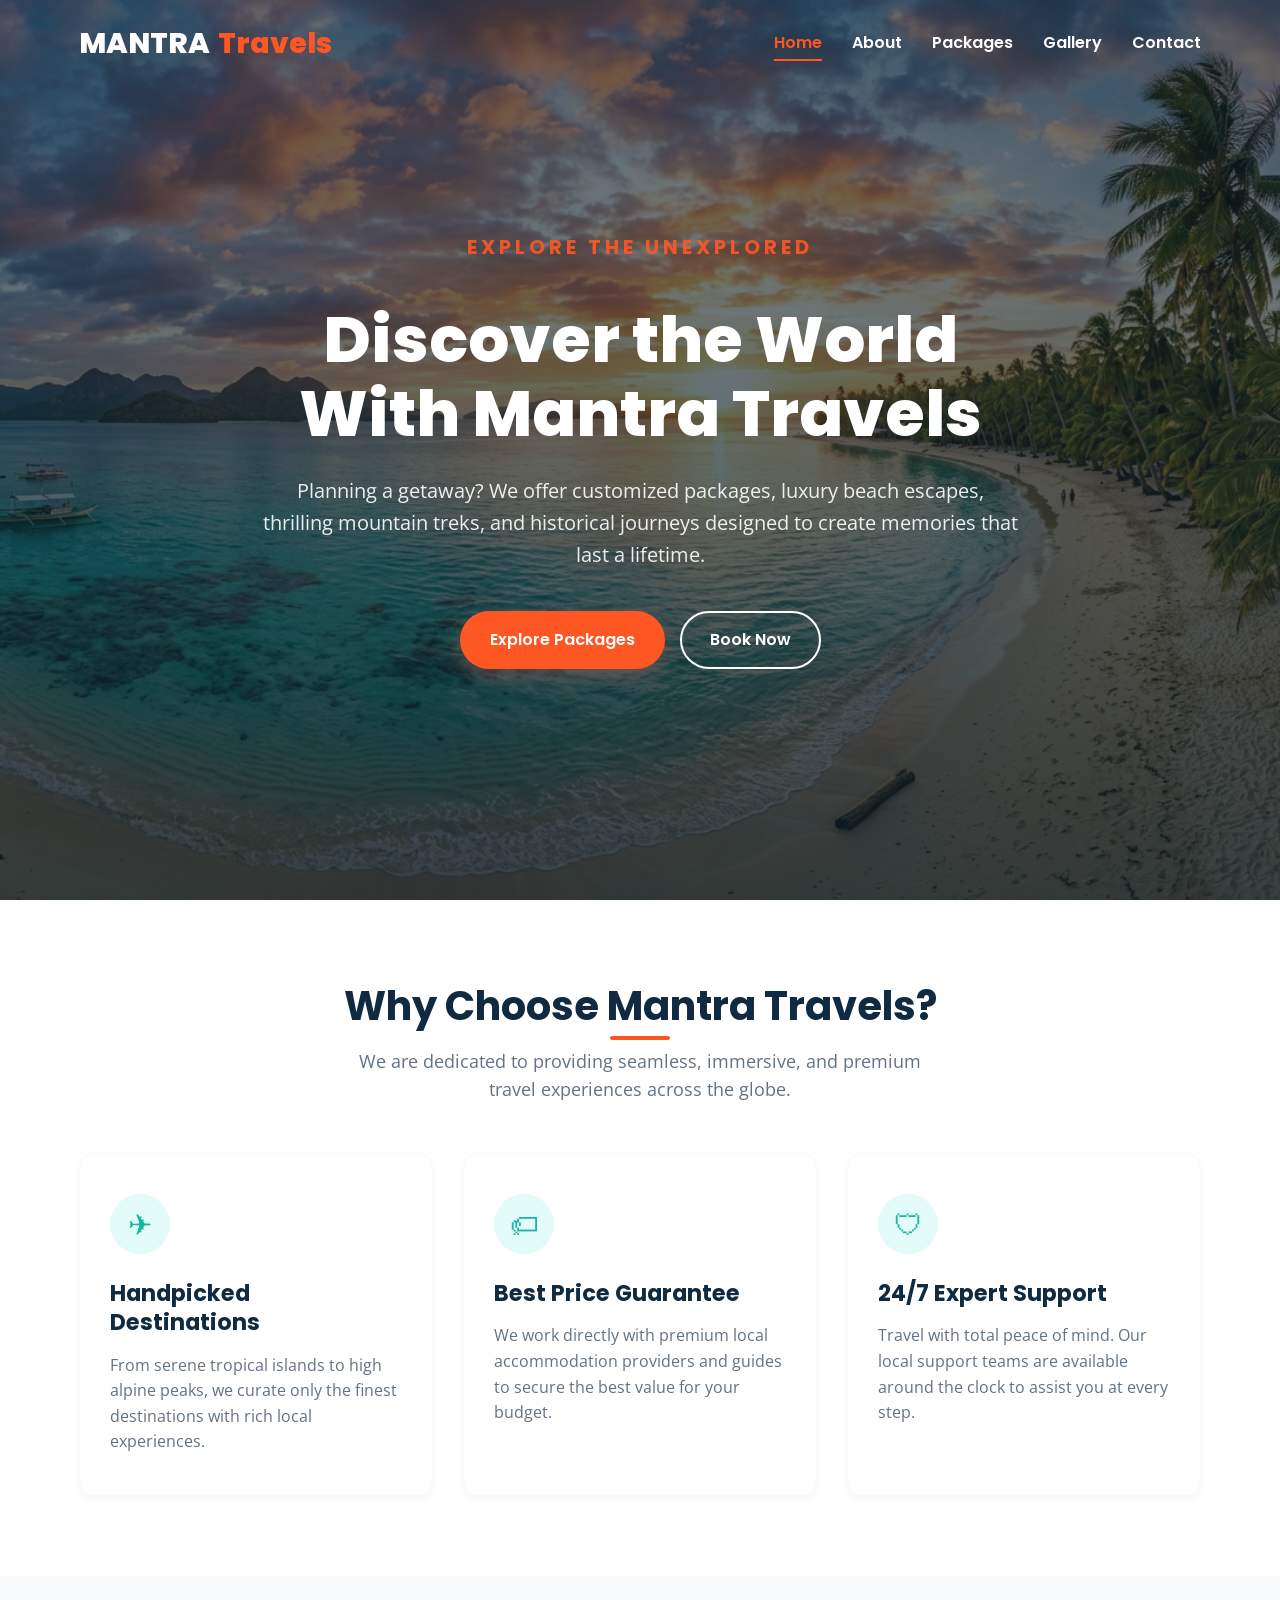
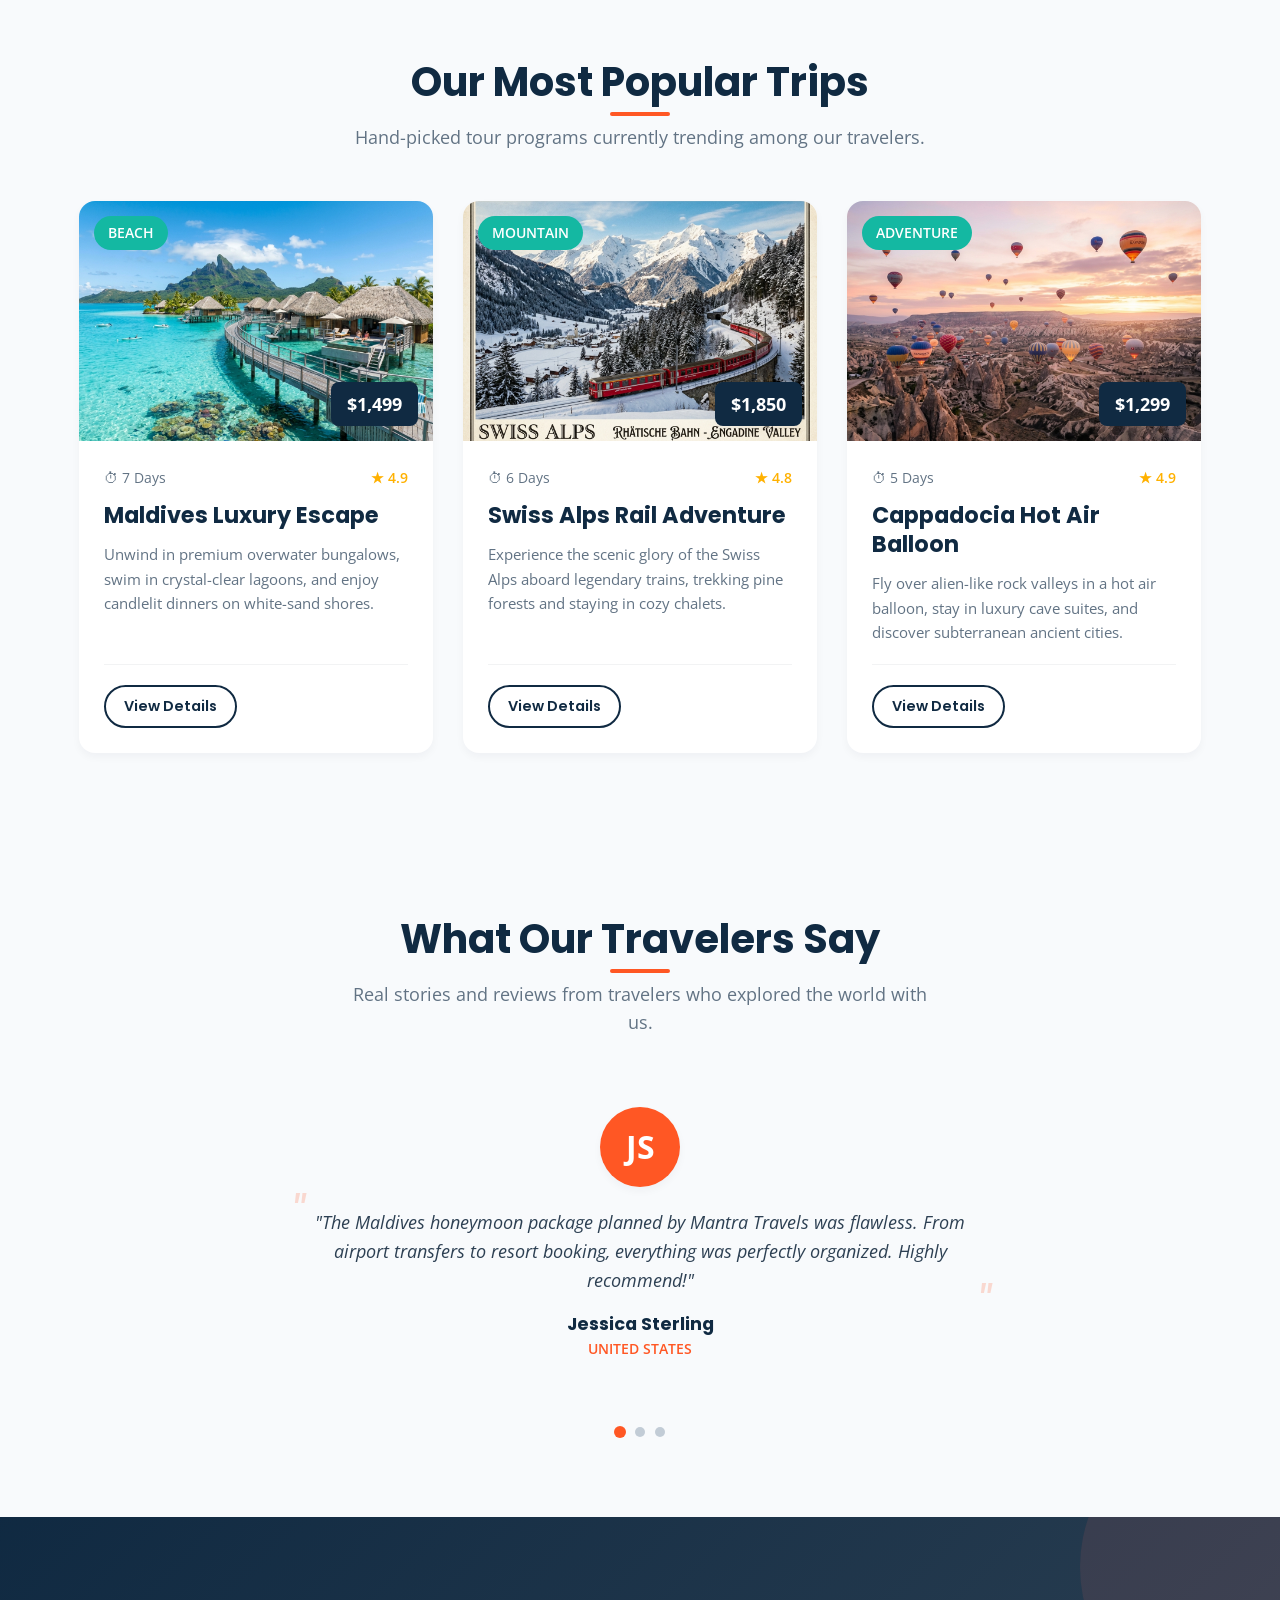
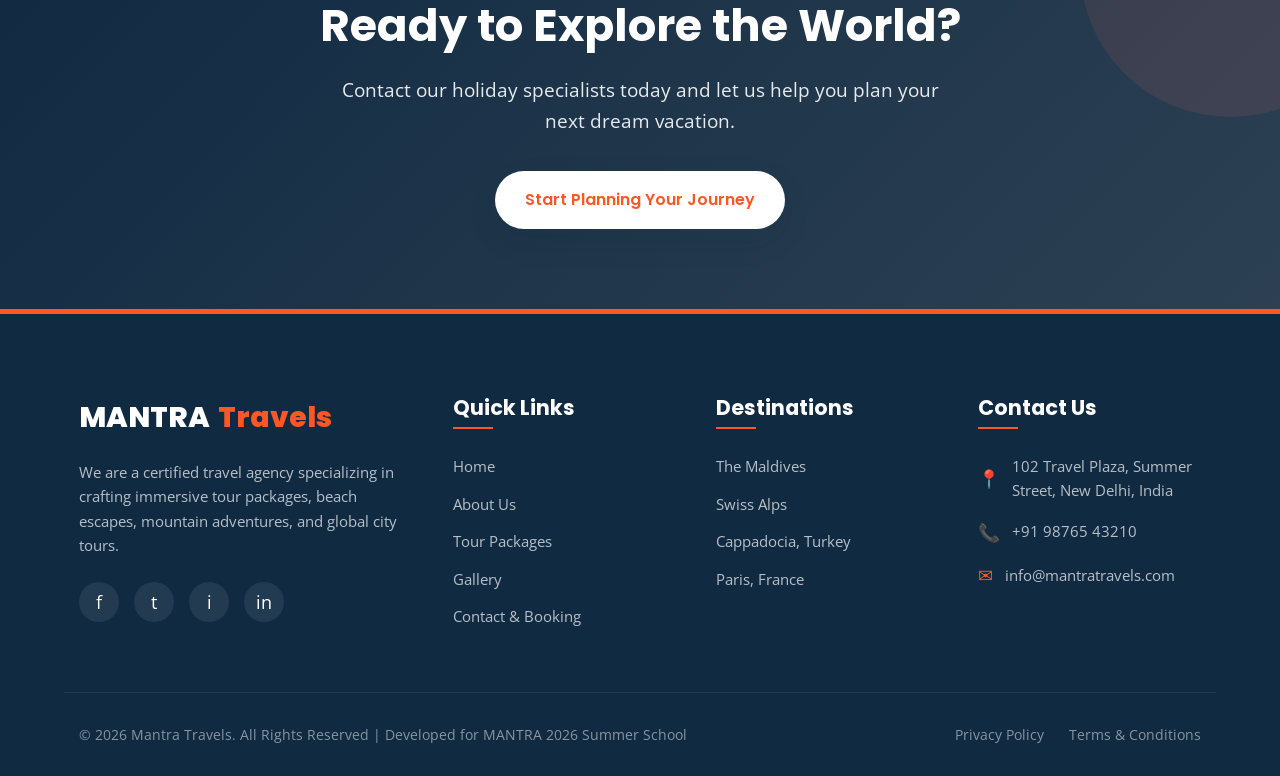
<file: index.html>
<!DOCTYPE html>
<html lang="en">
<head>
  <meta charset="UTF-8">
  <meta name="viewport" content="width=device-width, initial-scale=1.0">
  <meta name="description" content="Embark on unforgettable journeys with Mantra Travels. Discover premium curated packages, majestic mountains, tropical beaches, and rich cultural tours. Book your next adventure.">
  <meta name="keywords" content="Mantra Travels, travel agency, tour packages, travel guide, booking, tourism, beach resorts, adventure tour">
  <meta name="author" content="Student Name">
  <title>Mantra Travels | Discover Your Next Adventure</title>
  
  <!-- CSS Stylesheets -->
  <link rel="stylesheet" href="css/style.css">
</head>
<body>

  <!-- Header / Navigation -->
  <header class="header">
    <div class="container navbar">
      <a href="index.html" class="logo" id="navLogo">
        MANTRA<span>Travels</span>
      </a>
      
      <!-- Hamburger Menu for Mobile -->
      <button class="hamburger" id="hamburgerMenu" aria-label="Toggle Navigation Menu">
        <span class="hamburger-bar"></span>
        <span class="hamburger-bar"></span>
        <span class="hamburger-bar"></span>
      </button>

      <!-- Navigation Links -->
      <nav class="nav-menu" id="navMenu">
        <a href="index.html" class="nav-link active" id="linkHome">Home</a>
        <a href="about.html" class="nav-link" id="linkAbout">About</a>
        <a href="packages.html" class="nav-link" id="linkPackages">Packages</a>
        <a href="gallery.html" class="nav-link" id="linkGallery">Gallery</a>
        <a href="contact.html" class="nav-link" id="linkContact">Contact</a>
      </nav>
    </div>
  </header>

  <main>
    <!-- Hero Banner Section -->
    <section class="hero" style="background-image: url('images/hero.jpg');" id="heroSection">
      <div class="hero-content">
        <p class="hero-tagline">Explore the Unexplored</p>
        <h1>Discover the World<br>With Mantra Travels</h1>
        <p>Planning a getaway? We offer customized packages, luxury beach escapes, thrilling mountain treks, and historical journeys designed to create memories that last a lifetime.</p>
        <div style="display: flex; gap: 15px; justify-content: center; flex-wrap: wrap;">
          <a href="packages.html" class="btn btn-primary" id="heroBtnPrimary">Explore Packages</a>
          <a href="contact.html" class="btn btn-secondary" style="color: var(--text-light); border-color: var(--text-light);" id="heroBtnSecondary">Book Now</a>
        </div>
      </div>
    </section>

    <!-- Value Highlights Section -->
    <section class="section-padding" id="highlightsSection">
      <div class="container">
        <div class="section-header">
          <h2>Why Choose Mantra Travels?</h2>
          <p>We are dedicated to providing seamless, immersive, and premium travel experiences across the globe.</p>
        </div>
        
        <div class="features-grid">
          <!-- Card 1 -->
          <div class="feature-card" id="featCardDest">
            <div class="feature-icon">✈</div>
            <h3>Handpicked Destinations</h3>
            <p>From serene tropical islands to high alpine peaks, we curate only the finest destinations with rich local experiences.</p>
          </div>
          <!-- Card 2 -->
          <div class="feature-card" id="featCardPrice">
            <div class="feature-icon">🏷</div>
            <h3>Best Price Guarantee</h3>
            <p>We work directly with premium local accommodation providers and guides to secure the best value for your budget.</p>
          </div>
          <!-- Card 3 -->
          <div class="feature-card" id="featCardService">
            <div class="feature-icon">🛡</div>
            <h3>24/7 Expert Support</h3>
            <p>Travel with total peace of mind. Our local support teams are available around the clock to assist you at every step.</p>
          </div>
        </div>
      </div>
    </section>

    <!-- Popular Packages Preview Section -->
    <section class="section-padding" style="background-color: var(--bg-light);" id="featuredPackagesSection">
      <div class="container">
        <div class="section-header">
          <h2>Our Most Popular Trips</h2>
          <p>Hand-picked tour programs currently trending among our travelers.</p>
        </div>

        <div class="packages-grid">
          <!-- Package 1: Beach -->
          <div class="package-card" id="homePack1">
            <div class="package-img-wrapper">
              <span class="package-badge">Beach</span>
              <img src="images/gallery1.jpg" alt="Tropical overwater bungalows in Maldives under a sunny sky">
              <div class="package-price">$1,499</div>
            </div>
            <div class="package-details">
              <div class="package-meta">
                <span>⏱ 7 Days</span>
                <span class="package-rating">★ 4.9</span>
              </div>
              <h3>Maldives Luxury Escape</h3>
              <p>Unwind in premium overwater bungalows, swim in crystal-clear lagoons, and enjoy candlelit dinners on white-sand shores.</p>
              <div class="package-footer">
                <a href="packages.html" class="btn btn-secondary" style="padding: 8px 18px; font-size: 0.9rem;" id="homePackLink1">View Details</a>
              </div>
            </div>
          </div>

          <!-- Package 2: Alpine -->
          <div class="package-card" id="homePack2">
            <div class="package-img-wrapper">
              <span class="package-badge">Mountain</span>
              <img src="images/gallery2.jpg" alt="A classic red alpine train passing through snow-covered peaks in Switzerland">
              <div class="package-price">$1,850</div>
            </div>
            <div class="package-details">
              <div class="package-meta">
                <span>⏱ 6 Days</span>
                <span class="package-rating">★ 4.8</span>
              </div>
              <h3>Swiss Alps Rail Adventure</h3>
              <p>Experience the scenic glory of the Swiss Alps aboard legendary trains, trekking pine forests and staying in cozy chalets.</p>
              <div class="package-footer">
                <a href="packages.html" class="btn btn-secondary" style="padding: 8px 18px; font-size: 0.9rem;" id="homePackLink2">View Details</a>
              </div>
            </div>
          </div>

          <!-- Package 3: Adventure -->
          <div class="package-card" id="homePack3">
            <div class="package-img-wrapper">
              <span class="package-badge">Adventure</span>
              <img src="images/gallery3.jpg" alt="Vibrant hot air balloons floating over Cappadocia valley at sunrise">
              <div class="package-price">$1,299</div>
            </div>
            <div class="package-details">
              <div class="package-meta">
                <span>⏱ 5 Days</span>
                <span class="package-rating">★ 4.9</span>
              </div>
              <h3>Cappadocia Hot Air Balloon</h3>
              <p>Fly over alien-like rock valleys in a hot air balloon, stay in luxury cave suites, and discover subterranean ancient cities.</p>
              <div class="package-footer">
                <a href="packages.html" class="btn btn-secondary" style="padding: 8px 18px; font-size: 0.9rem;" id="homePackLink3">View Details</a>
              </div>
            </div>
          </div>
        </div>
      </div>
    </section>

    <!-- Testimonials Section -->
    <section class="section-padding testimonials-section" id="testimonialsSection">
      <div class="container">
        <div class="section-header">
          <h2>What Our Travelers Say</h2>
          <p>Real stories and reviews from travelers who explored the world with us.</p>
        </div>

        <div class="testimonials-slider" id="testimonialsSlider">
          <!-- Slide 1 -->
          <div class="testimonial-slide" id="tSlide1">
            <div style="width: 80px; height: 80px; background-color: var(--primary); border-radius: 50%; color: var(--text-light); font-size: 2rem; font-weight: 700; display: flex; align-items: center; justify-content: center; margin-bottom: 20px; box-shadow: var(--shadow-sm);">JS</div>
            <blockquote>"The Maldives honeymoon package planned by Mantra Travels was flawless. From airport transfers to resort booking, everything was perfectly organized. Highly recommend!"</blockquote>
            <div class="client-name">Jessica Sterling</div>
            <div class="client-role">United States</div>
          </div>
          <!-- Slide 2 -->
          <div class="testimonial-slide" id="tSlide2">
            <div style="width: 80px; height: 80px; background-color: var(--accent); border-radius: 50%; color: var(--text-light); font-size: 2rem; font-weight: 700; display: flex; align-items: center; justify-content: center; margin-bottom: 20px; box-shadow: var(--shadow-sm);">DM</div>
            <blockquote>"Trekking in the Swiss Alps was a dream. The itinerary had the perfect balance of adventure and luxury. The local support was incredibly helpful during weather changes."</blockquote>
            <div class="client-name">David Miller</div>
            <div class="client-role">United Kingdom</div>
          </div>
          <!-- Slide 3 -->
          <div class="testimonial-slide" id="tSlide3">
            <div style="width: 80px; height: 80px; background-color: var(--secondary-light); border-radius: 50%; color: var(--text-light); font-size: 2rem; font-weight: 700; display: flex; align-items: center; justify-content: center; margin-bottom: 20px; box-shadow: var(--shadow-sm);">AL</div>
            <blockquote>"Cappadocia was magical! The cave suite hotel recommended was stunning and hot air balloon ride booking was so simple. Mantra Travels is indeed the best."</blockquote>
            <div class="client-name">Amina Lahm</div>
            <div class="client-role">Germany</div>
          </div>
        </div>

        <!-- Navigation Dots -->
        <div class="slider-dots" id="sliderDots">
          <button class="slider-dot active" aria-label="Go to Slide 1" id="dot1"></button>
          <button class="slider-dot" aria-label="Go to Slide 2" id="dot2"></button>
          <button class="slider-dot" aria-label="Go to Slide 3" id="dot3"></button>
        </div>
      </div>
    </section>

    <!-- Call to Action Section -->
    <section class="cta-section" id="homeCTASection">
      <div class="container cta-content">
        <h2>Ready to Explore the World?</h2>
        <p>Contact our holiday specialists today and let us help you plan your next dream vacation.</p>
        <a href="contact.html" class="btn btn-white" id="ctaBtn">Start Planning Your Journey</a>
      </div>
    </section>
  </main>

  <!-- Footer Section -->
  <footer class="footer">
    <div class="container footer-grid">
      <!-- About column -->
      <div class="footer-col footer-about" id="footerColAbout">
        <a href="index.html" class="logo" style="color: var(--text-light); margin-bottom: 20px; display: inline-flex;" id="footerLogo">
          MANTRA<span>Travels</span>
        </a>
        <p>We are a certified travel agency specializing in crafting immersive tour packages, beach escapes, mountain adventures, and global city tours.</p>
        <div class="social-links">
          <a href="#" class="social-icon" aria-label="Facebook" id="socFB">f</a>
          <a href="#" class="social-icon" aria-label="Twitter" id="socTW">t</a>
          <a href="#" class="social-icon" aria-label="Instagram" id="socIG">i</a>
          <a href="#" class="social-icon" aria-label="LinkedIn" id="socLI">in</a>
        </div>
      </div>

      <!-- Quick links -->
      <div class="footer-col" id="footerColLinks">
        <h3>Quick Links</h3>
        <ul class="footer-links">
          <li><a href="index.html" id="footLinkHome">Home</a></li>
          <li><a href="about.html" id="footLinkAbout">About Us</a></li>
          <li><a href="packages.html" id="footLinkPackages">Tour Packages</a></li>
          <li><a href="gallery.html" id="footLinkGallery">Gallery</a></li>
          <li><a href="contact.html" id="footLinkContact">Contact & Booking</a></li>
        </ul>
      </div>

      <!-- Tour destinations link -->
      <div class="footer-col" id="footerColDestinations">
        <h3>Destinations</h3>
        <ul class="footer-links">
          <li><a href="packages.html" id="footDestMaldives">The Maldives</a></li>
          <li><a href="packages.html" id="footDestSwitzerland">Swiss Alps</a></li>
          <li><a href="packages.html" id="footDestCappadocia">Cappadocia, Turkey</a></li>
          <li><a href="packages.html" id="footDestParis">Paris, France</a></li>
        </ul>
      </div>

      <!-- Contact details -->
      <div class="footer-col" id="footerColContact">
        <h3>Contact Us</h3>
        <ul class="footer-contact">
          <li>
            <span class="contact-label">📍</span>
            <span>102 Travel Plaza, Summer Street, New Delhi, India</span>
          </li>
          <li>
            <span class="contact-label">📞</span>
            <span>+91 98765 43210</span>
          </li>
          <li>
            <span class="contact-label">✉</span>
            <span>info@mantratravels.com</span>
          </li>
        </ul>
      </div>
    </div>

    <!-- Copyright details -->
    <div class="container footer-bottom">
      <p>&copy; 2026 Mantra Travels. All Rights Reserved | Developed for MANTRA 2026 Summer School</p>
      <div class="footer-bottom-links">
        <a href="#" id="footPrivacy">Privacy Policy</a>
        <a href="#" id="footTerms">Terms & Conditions</a>
      </div>
    </div>
  </footer>

  <!-- Core JavaScript -->
  <script src="js/main.js"></script>
  <!--Start of Tawk.to Script-->
  <script type="text/javascript">
  var Tawk_API=Tawk_API||{}, Tawk_LoadStart=new Date();
  (function(){
  var s1=document.createElement("script"),s0=document.getElementsByTagName("script")[0];
  s1.async=true;
  s1.src='https://embed.tawk.to/6a468f640ca5bd1d4476805d/1jshq090n';
  s1.charset='UTF-8';
  s1.setAttribute('crossorigin','*');
  s0.parentNode.insertBefore(s1,s0);
  })();
  </script>
  <!--End of Tawk.to Script-->
</body>
</html>
</file>
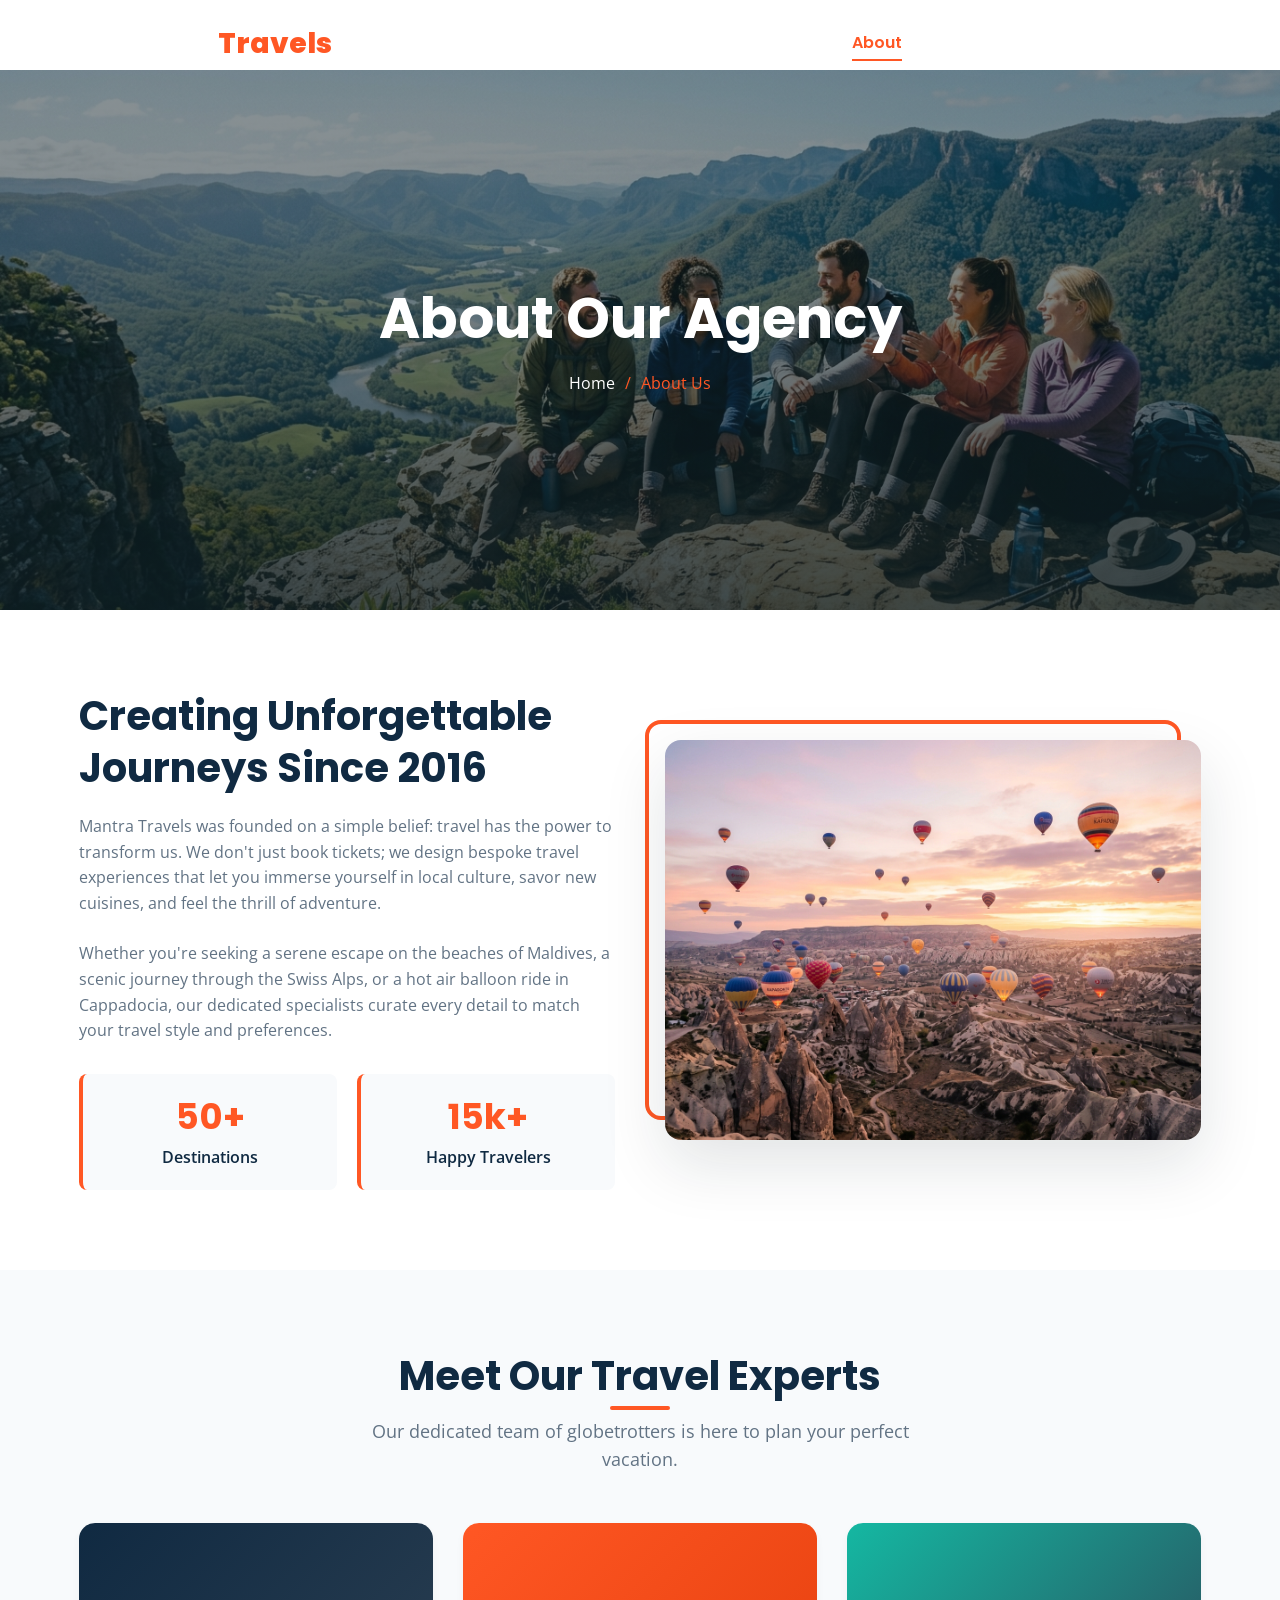
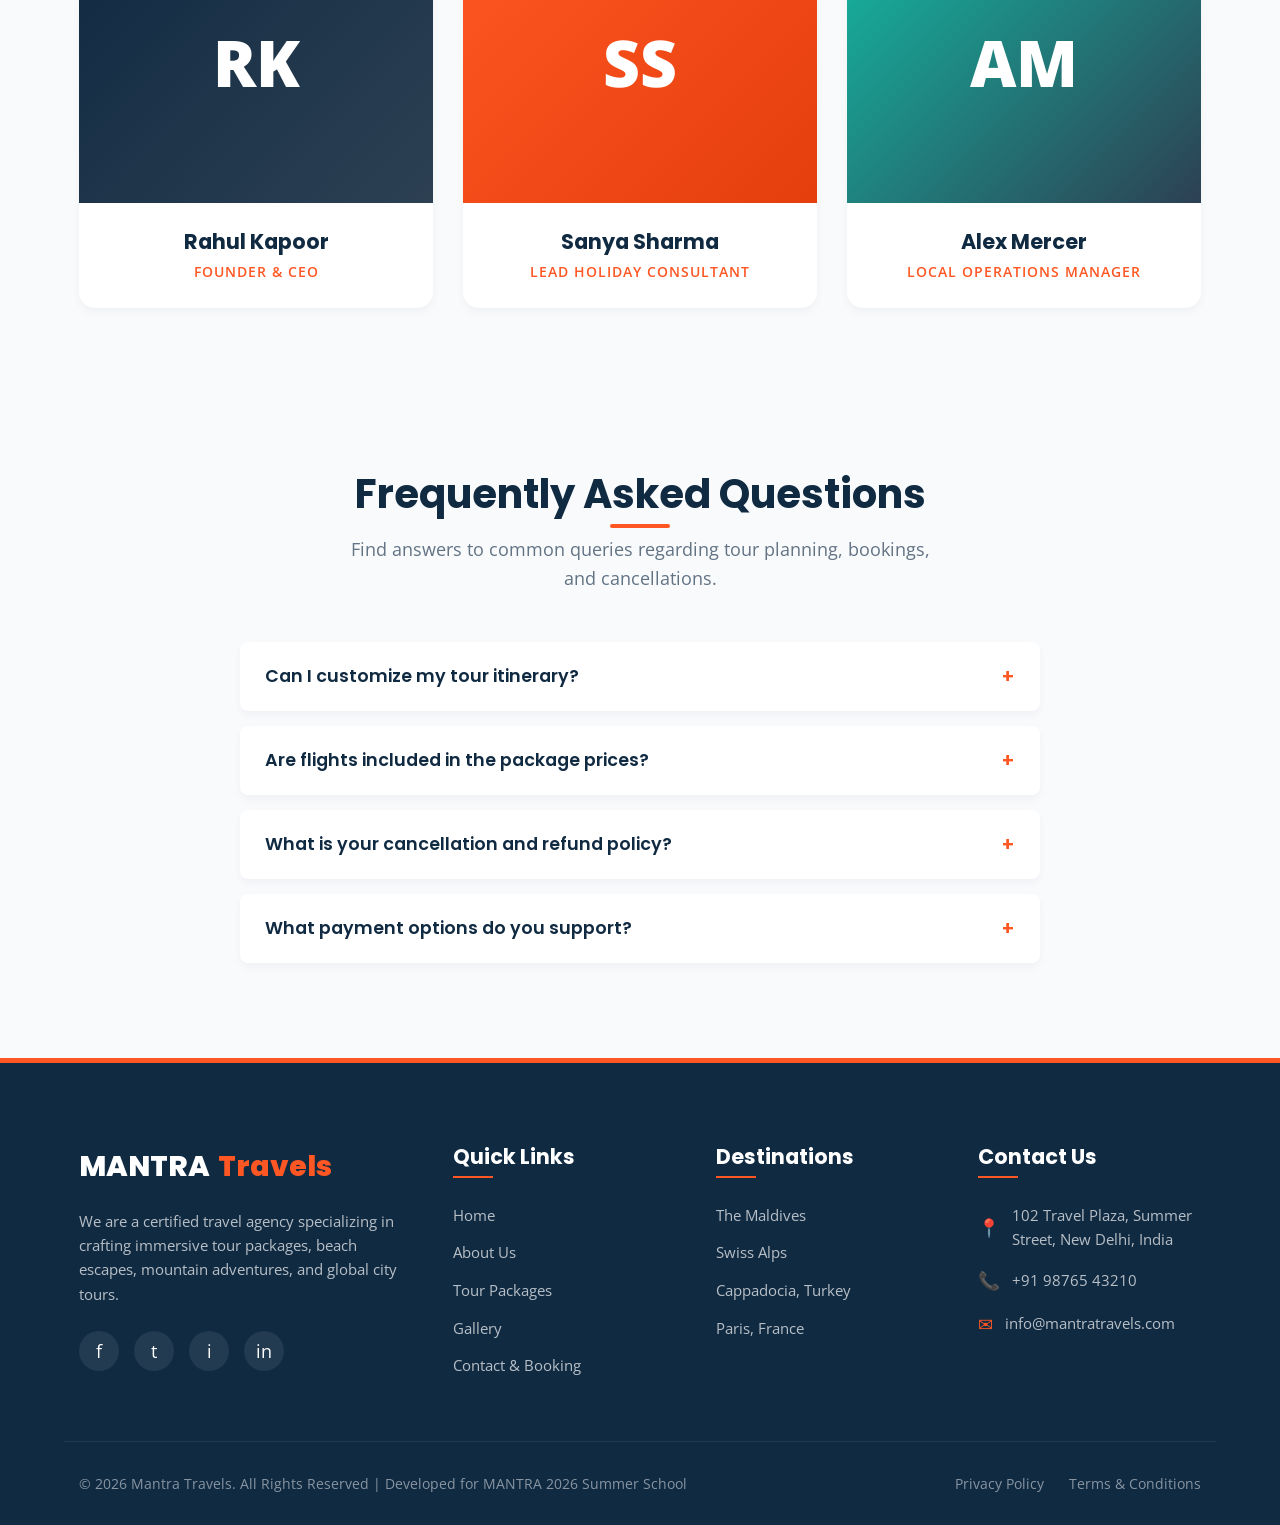
<file: about.html>
<!DOCTYPE html>
<html lang="en">
<head>
  <meta charset="UTF-8">
  <meta name="viewport" content="width=device-width, initial-scale=1.0">
  <meta name="description" content="Learn about Mantra Travels, our story, mission, and travel values. Read our FAQs and meet our experienced team of globetrotting experts.">
  <meta name="keywords" content="Mantra Travels, travel experts, about travel agency, company values, travel FAQs">
  <meta name="author" content="Student Name">
  <title>About Us | Mantra Travels</title>
  
  <!-- CSS Stylesheets -->
  <link rel="stylesheet" href="css/style.css">
</head>
<body>

  <!-- Header / Navigation -->
  <header class="header scrolled">
    <div class="container navbar">
      <a href="index.html" class="logo" id="navLogo">
        MANTRA<span>Travels</span>
      </a>
      
      <!-- Hamburger Menu for Mobile -->
      <button class="hamburger" id="hamburgerMenu" aria-label="Toggle Navigation Menu">
        <span class="hamburger-bar"></span>
        <span class="hamburger-bar"></span>
        <span class="hamburger-bar"></span>
      </button>

      <!-- Navigation Links -->
      <nav class="nav-menu" id="navMenu">
        <a href="index.html" class="nav-link" id="linkHome">Home</a>
        <a href="about.html" class="nav-link active" id="linkAbout">About</a>
        <a href="packages.html" class="nav-link" id="linkPackages">Packages</a>
        <a href="gallery.html" class="nav-link" id="linkGallery">Gallery</a>
        <a href="contact.html" class="nav-link" id="linkContact">Contact</a>
      </nav>
    </div>
  </header>

  <main style="padding-top: 70px;">
    <!-- Subpage Hero Section -->
    <section class="subpage-hero" style="background-image: url('images/about-banner.jpg');" id="aboutHero">
      <div class="subpage-hero-content">
        <h1>About Our Agency</h1>
        <div class="breadcrumb">
          <a href="index.html" id="breadHome">Home</a>
          <span>/</span>
          <span id="breadAbout">About Us</span>
        </div>
      </div>
    </section>

    <!-- Company Story Section -->
    <section class="section-padding" id="companyStorySection">
      <div class="container about-grid">
        <div class="about-content" id="storyContent">
          <h2>Creating Unforgettable Journeys Since 2016</h2>
          <p>Mantra Travels was founded on a simple belief: travel has the power to transform us. We don't just book tickets; we design bespoke travel experiences that let you immerse yourself in local culture, savor new cuisines, and feel the thrill of adventure.</p>
          <p>Whether you're seeking a serene escape on the beaches of Maldives, a scenic journey through the Swiss Alps, or a hot air balloon ride in Cappadocia, our dedicated specialists curate every detail to match your travel style and preferences.</p>
          
          <div class="about-stats" id="storyStats">
            <div class="stat-item" id="statDest">
              <h3>50+</h3>
              <p>Destinations</p>
            </div>
            <div class="stat-item" id="statTravelers">
              <h3>15k+</h3>
              <p>Happy Travelers</p>
            </div>
          </div>
        </div>

        <div class="about-image" id="storyImage">
          <img src="images/gallery3.jpg" alt="Hot air balloons rising over the valley rocks in Cappadocia">
        </div>
      </div>
    </section>

    <!-- Team Section -->
    <section class="section-padding" style="background-color: var(--bg-light);" id="teamSection">
      <div class="container">
        <div class="section-header">
          <h2>Meet Our Travel Experts</h2>
          <p>Our dedicated team of globetrotters is here to plan your perfect vacation.</p>
        </div>

        <div class="team-grid">
          <!-- Member 1 -->
          <div class="team-card" id="teamMember1">
            <div class="team-img-wrapper" style="background: linear-gradient(135deg, var(--secondary) 0%, var(--secondary-light) 100%); display: flex; align-items: center; justify-content: center; color: var(--text-light); font-size: 4rem; font-weight: 800;">
              RK
            </div>
            <div class="team-info">
              <h3>Rahul Kapoor</h3>
              <p>Founder & CEO</p>
            </div>
          </div>

          <!-- Member 2 -->
          <div class="team-card" id="teamMember2">
            <div class="team-img-wrapper" style="background: linear-gradient(135deg, var(--primary) 0%, var(--primary-dark) 100%); display: flex; align-items: center; justify-content: center; color: var(--text-light); font-size: 4rem; font-weight: 800;">
              SS
            </div>
            <div class="team-info">
              <h3>Sanya Sharma</h3>
              <p>Lead Holiday Consultant</p>
            </div>
          </div>

          <!-- Member 3 -->
          <div class="team-card" id="teamMember3">
            <div class="team-img-wrapper" style="background: linear-gradient(135deg, var(--accent) 0%, var(--secondary-light) 100%); display: flex; align-items: center; justify-content: center; color: var(--text-light); font-size: 4rem; font-weight: 800;">
              AM
            </div>
            <div class="team-info">
              <h3>Alex Mercer</h3>
              <p>Local Operations Manager</p>
            </div>
          </div>
        </div>
      </div>
    </section>

    <!-- FAQ Section -->
    <section class="section-padding faq-section" id="faqSection">
      <div class="container">
        <div class="section-header">
          <h2>Frequently Asked Questions</h2>
          <p>Find answers to common queries regarding tour planning, bookings, and cancellations.</p>
        </div>

        <div class="faq-container">
          <!-- FAQ 1 -->
          <div class="faq-item" id="faq1">
            <button class="faq-question" id="faqBtn1">
              <span>Can I customize my tour itinerary?</span>
              <span class="faq-icon">+</span>
            </button>
            <div class="faq-answer">
              <p>Absolutely! All our tour packages can be customized according to your interests, budget, and dates. Simply contact our travel consultants, and they will craft a tailored holiday plan for you.</p>
            </div>
          </div>

          <!-- FAQ 2 -->
          <div class="faq-item" id="faq2">
            <button class="faq-question" id="faqBtn2">
              <span>Are flights included in the package prices?</span>
              <span class="faq-icon">+</span>
            </button>
            <div class="faq-answer">
              <p>Our standard package pricing includes accommodation, transfers, breakfasts, local guide tours, and entry tickets. Flight ticket booking is optional and can be added based on your departure city.</p>
            </div>
          </div>

          <!-- FAQ 3 -->
          <div class="faq-item" id="faq3">
            <button class="faq-question" id="faqBtn3">
              <span>What is your cancellation and refund policy?</span>
              <span class="faq-icon">+</span>
            </button>
            <div class="faq-answer">
              <p>Cancellations made 30 days prior to the travel date qualify for a 90% refund. For cancellations between 15 to 29 days, we offer a 50% refund. Cancellations under 14 days are non-refundable but can be rescheduled for a minor fee.</p>
            </div>
          </div>

          <!-- FAQ 4 -->
          <div class="faq-item" id="faq4">
            <button class="faq-question" id="faqBtn4">
              <span>What payment options do you support?</span>
              <span class="faq-icon">+</span>
            </button>
            <div class="faq-answer">
              <p>We accept all major credit and debit cards, net banking, UPI, and bank wire transfers. We also offer easy 3-month interest-free installment plans for selected destinations.</p>
            </div>
          </div>
        </div>
      </div>
    </section>
  </main>

  <!-- Footer Section -->
  <footer class="footer">
    <div class="container footer-grid">
      <!-- About column -->
      <div class="footer-col footer-about" id="footerColAbout">
        <a href="index.html" class="logo" style="color: var(--text-light); margin-bottom: 20px; display: inline-flex;" id="footerLogo">
          MANTRA<span>Travels</span>
        </a>
        <p>We are a certified travel agency specializing in crafting immersive tour packages, beach escapes, mountain adventures, and global city tours.</p>
        <div class="social-links">
          <a href="#" class="social-icon" aria-label="Facebook" id="socFB">f</a>
          <a href="#" class="social-icon" aria-label="Twitter" id="socTW">t</a>
          <a href="#" class="social-icon" aria-label="Instagram" id="socIG">i</a>
          <a href="#" class="social-icon" aria-label="LinkedIn" id="socLI">in</a>
        </div>
      </div>

      <!-- Quick links -->
      <div class="footer-col" id="footerColLinks">
        <h3>Quick Links</h3>
        <ul class="footer-links">
          <li><a href="index.html" id="footLinkHome">Home</a></li>
          <li><a href="about.html" id="footLinkAbout">About Us</a></li>
          <li><a href="packages.html" id="footLinkPackages">Tour Packages</a></li>
          <li><a href="gallery.html" id="footLinkGallery">Gallery</a></li>
          <li><a href="contact.html" id="footLinkContact">Contact & Booking</a></li>
        </ul>
      </div>

      <!-- Tour destinations link -->
      <div class="footer-col" id="footerColDestinations">
        <h3>Destinations</h3>
        <ul class="footer-links">
          <li><a href="packages.html" id="footDestMaldives">The Maldives</a></li>
          <li><a href="packages.html" id="footDestSwitzerland">Swiss Alps</a></li>
          <li><a href="packages.html" id="footDestCappadocia">Cappadocia, Turkey</a></li>
          <li><a href="packages.html" id="footDestParis">Paris, France</a></li>
        </ul>
      </div>

      <!-- Contact details -->
      <div class="footer-col" id="footerColContact">
        <h3>Contact Us</h3>
        <ul class="footer-contact">
          <li>
            <span class="contact-label">📍</span>
            <span>102 Travel Plaza, Summer Street, New Delhi, India</span>
          </li>
          <li>
            <span class="contact-label">📞</span>
            <span>+91 98765 43210</span>
          </li>
          <li>
            <span class="contact-label">✉</span>
            <span>info@mantratravels.com</span>
          </li>
        </ul>
      </div>
    </div>

    <!-- Copyright details -->
    <div class="container footer-bottom">
      <p>&copy; 2026 Mantra Travels. All Rights Reserved | Developed for MANTRA 2026 Summer School</p>
      <div class="footer-bottom-links">
        <a href="#" id="footPrivacy">Privacy Policy</a>
        <a href="#" id="footTerms">Terms & Conditions</a>
      </div>
    </div>
  </footer>

  <!-- Core JavaScript -->
  <script src="js/main.js"></script>
  <!--Start of Tawk.to Script-->
  <script type="text/javascript">
  var Tawk_API=Tawk_API||{}, Tawk_LoadStart=new Date();
  (function(){
  var s1=document.createElement("script"),s0=document.getElementsByTagName("script")[0];
  s1.async=true;
  s1.src='https://embed.tawk.to/6a468f640ca5bd1d4476805d/1jshq090n';
  s1.charset='UTF-8';
  s1.setAttribute('crossorigin','*');
  s0.parentNode.insertBefore(s1,s0);
  })();
  </script>
  <!--End of Tawk.to Script-->
</body>
</html>
</file>
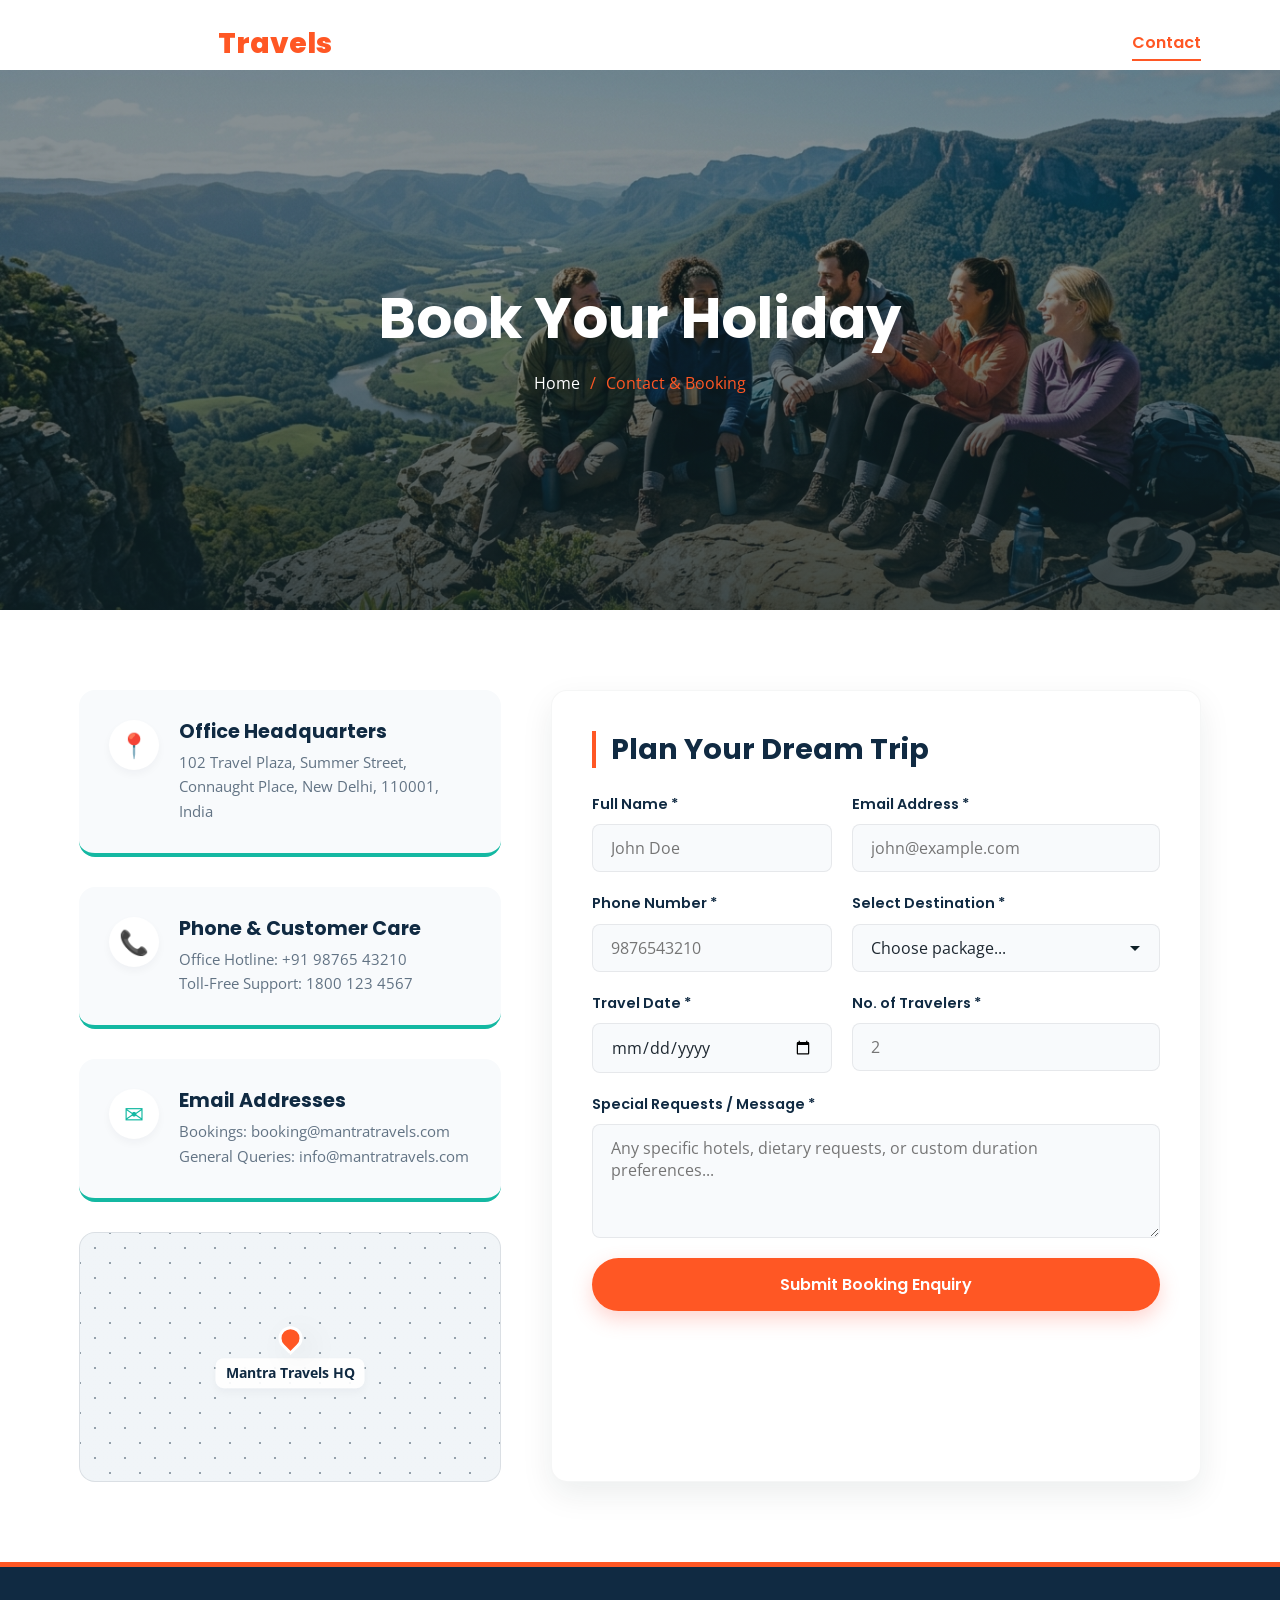
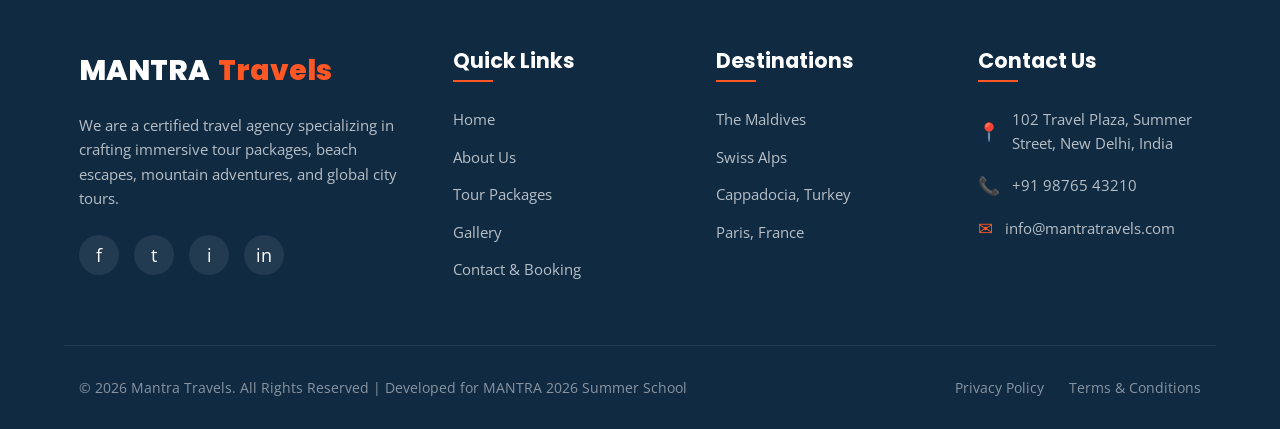
<file: contact.html>
<!DOCTYPE html>
<html lang="en">
<head>
  <meta charset="UTF-8">
  <meta name="viewport" content="width=device-width, initial-scale=1.0">
  <meta name="description" content="Get in touch with Mantra Travels to book your custom travel itineraries. Use our online enquiry form, check our coordinates or see our office map location.">
  <meta name="keywords" content="contact travel agency, tour booking, trip planner, custom tour enquiry, travel agency address, customer support">
  <meta name="author" content="Student Name">
  <title>Contact & Booking | Mantra Travels</title>
  
  <!-- CSS Stylesheets -->
  <link rel="stylesheet" href="css/style.css">
</head>
<body>

  <!-- Header / Navigation -->
  <header class="header scrolled">
    <div class="container navbar">
      <a href="index.html" class="logo" id="navLogo">
        MANTRA<span>Travels</span>
      </a>
      
      <!-- Hamburger Menu for Mobile -->
      <button class="hamburger" id="hamburgerMenu" aria-label="Toggle Navigation Menu">
        <span class="hamburger-bar"></span>
        <span class="hamburger-bar"></span>
        <span class="hamburger-bar"></span>
      </button>

      <!-- Navigation Links -->
      <nav class="nav-menu" id="navMenu">
        <a href="index.html" class="nav-link" id="linkHome">Home</a>
        <a href="about.html" class="nav-link" id="linkAbout">About</a>
        <a href="packages.html" class="nav-link" id="linkPackages">Packages</a>
        <a href="gallery.html" class="nav-link" id="linkGallery">Gallery</a>
        <a href="contact.html" class="nav-link active" id="linkContact">Contact</a>
      </nav>
    </div>
  </header>

  <main style="padding-top: 70px;">
    <!-- Subpage Hero Section -->
    <section class="subpage-hero" style="background-image: url('images/about-banner.jpg');" id="contactHero">
      <div class="subpage-hero-content">
        <h1>Book Your Holiday</h1>
        <div class="breadcrumb">
          <a href="index.html" id="breadHome">Home</a>
          <span>/</span>
          <span id="breadContact">Contact & Booking</span>
        </div>
      </div>
    </section>

    <!-- Contact & Booking Section -->
    <section class="section-padding" id="contactSection">
      <div class="container contact-wrapper">
        
        <!-- Contact details and Mock Map -->
        <div class="contact-info" id="contactInfoArea">
          <div class="info-card" id="infoCardAddr">
            <div class="info-icon">📍</div>
            <div class="info-text">
              <h3>Office Headquarters</h3>
              <p>102 Travel Plaza, Summer Street,<br>Connaught Place, New Delhi, 110001, India</p>
            </div>
          </div>

          <div class="info-card" id="infoCardPhone">
            <div class="info-icon">📞</div>
            <div class="info-text">
              <h3>Phone & Customer Care</h3>
              <p>Office Hotline: +91 98765 43210<br>Toll-Free Support: 1800 123 4567</p>
            </div>
          </div>

          <div class="info-card" id="infoCardEmail">
            <div class="info-icon">✉</div>
            <div class="info-text">
              <h3>Email Addresses</h3>
              <p>Bookings: booking@mantratravels.com<br>General Queries: info@mantratravels.com</p>
            </div>
          </div>

          <!-- Interactive Mock Map Layout -->
          <div class="mock-map" id="mapCard">
            <div class="mock-map-bg"></div>
            <div class="map-marker">
              <div class="map-marker-pin"></div>
              <span class="map-marker-text">Mantra Travels HQ</span>
            </div>
          </div>
        </div>

        <!-- Booking/Contact Form Container -->
        <div class="booking-form-card" id="formCard">
          <h2>Plan Your Dream Trip</h2>
          
          <form id="bookingForm" novalidate>
            <div class="form-grid">
              
              <!-- Full Name -->
              <div class="form-group" id="groupName">
                <label for="name">Full Name *</label>
                <input type="text" class="form-control" id="name" placeholder="John Doe" required>
                <div class="form-error">Please enter your name.</div>
              </div>

              <!-- Email -->
              <div class="form-group" id="groupEmail">
                <label for="email">Email Address *</label>
                <input type="email" class="form-control" id="email" placeholder="john@example.com" required>
                <div class="form-error">Please enter a valid email address.</div>
              </div>

              <!-- Phone -->
              <div class="form-group" id="groupPhone">
                <label for="phone">Phone Number *</label>
                <input type="tel" class="form-control" id="phone" placeholder="9876543210" required>
                <div class="form-error">Please enter a valid 10-digit number.</div>
              </div>

              <!-- Destination Dropdown -->
              <div class="form-group" id="groupDest">
                <label for="destination">Select Destination *</label>
                <select class="form-control" id="destination" required style="appearance: none; background-image: url('data:image/svg+xml;utf8,<svg fill=%22%230f2027%22 height=%2224%22 viewBox=%220 0 24 24%22 width=%2224%22 xmlns=%22http://www.w3.org/2000/svg%22><path d=%22M7 10l5 5 5-5z%22/><path d=%22M0 0h24v24H0z%22 fill=%22none%22/></svg>'); background-repeat: no-repeat; background-position: right 12px center;">
                  <option value="" disabled selected>Choose package...</option>
                  <option value="maldives">Maldives Luxury Escape ($1,499)</option>
                  <option value="swiss">Swiss Alps Rail Adventure ($1,850)</option>
                  <option value="cappadocia">Cappadocia Hot Air Balloon ($1,299)</option>
                  <option value="paris">Parisian Spring Romance ($1,150)</option>
                  <option value="other">Other Customized Destinations</option>
                </select>
                <div class="form-error">Please choose a destination.</div>
              </div>

              <!-- Departure Date -->
              <div class="form-group" id="groupDate">
                <label for="date">Travel Date *</label>
                <input type="date" class="form-control" id="date" required>
                <div class="form-error">Travel date cannot be in the past.</div>
              </div>

              <!-- Number of Travelers -->
              <div class="form-group" id="groupTravelers">
                <label for="travelers">No. of Travelers *</label>
                <input type="number" class="form-control" id="travelers" min="1" placeholder="2" required>
                <div class="form-error">Must be 1 or more travelers.</div>
              </div>

              <!-- Special Message -->
              <div class="form-group form-group-full" id="groupMsg">
                <label for="message">Special Requests / Message *</label>
                <textarea class="form-control" id="message" rows="4" placeholder="Any specific hotels, dietary requests, or custom duration preferences..." required></textarea>
                <div class="form-error">Please enter details or queries.</div>
              </div>

            </div>

            <button type="submit" class="btn btn-primary" style="width: 100%; border: none;" id="btnSubmitForm">Submit Booking Enquiry</button>
          </form>
        </div>

      </div>
    </section>

    <!-- Success Confirmation Overlay Modal -->
    <div class="modal" id="successModal">
      <div class="modal-content">
        <div class="modal-icon">✓</div>
        <h3>Enquiry Received!</h3>
        <p>Thank you for submitting your booking request. One of our destination specialists will contact you within the next 24 hours to present a customized itinerary.</p>
        <button class="btn btn-primary" id="modalClose" style="border: none; padding: 10px 24px;">Close Window</button>
      </div>
    </div>
  </main>

  <!-- Footer Section -->
  <footer class="footer">
    <div class="container footer-grid">
      <!-- About column -->
      <div class="footer-col footer-about" id="footerColAbout">
        <a href="index.html" class="logo" style="color: var(--text-light); margin-bottom: 20px; display: inline-flex;" id="footerLogo">
          MANTRA<span>Travels</span>
        </a>
        <p>We are a certified travel agency specializing in crafting immersive tour packages, beach escapes, mountain adventures, and global city tours.</p>
        <div class="social-links">
          <a href="#" class="social-icon" aria-label="Facebook" id="socFB">f</a>
          <a href="#" class="social-icon" aria-label="Twitter" id="socTW">t</a>
          <a href="#" class="social-icon" aria-label="Instagram" id="socIG">i</a>
          <a href="#" class="social-icon" aria-label="LinkedIn" id="socLI">in</a>
        </div>
      </div>

      <!-- Quick links -->
      <div class="footer-col" id="footerColLinks">
        <h3>Quick Links</h3>
        <ul class="footer-links">
          <li><a href="index.html" id="footLinkHome">Home</a></li>
          <li><a href="about.html" id="footLinkAbout">About Us</a></li>
          <li><a href="packages.html" id="footLinkPackages">Tour Packages</a></li>
          <li><a href="gallery.html" id="footLinkGallery">Gallery</a></li>
          <li><a href="contact.html" id="footLinkContact">Contact & Booking</a></li>
        </ul>
      </div>

      <!-- Tour destinations link -->
      <div class="footer-col" id="footerColDestinations">
        <h3>Destinations</h3>
        <ul class="footer-links">
          <li><a href="packages.html" id="footDestMaldives">The Maldives</a></li>
          <li><a href="packages.html" id="footDestSwitzerland">Swiss Alps</a></li>
          <li><a href="packages.html" id="footDestCappadocia">Cappadocia, Turkey</a></li>
          <li><a href="packages.html" id="footDestParis">Paris, France</a></li>
        </ul>
      </div>

      <!-- Contact details -->
      <div class="footer-col" id="footerColContact">
        <h3>Contact Us</h3>
        <ul class="footer-contact">
          <li>
            <span class="contact-label">📍</span>
            <span>102 Travel Plaza, Summer Street, New Delhi, India</span>
          </li>
          <li>
            <span class="contact-label">📞</span>
            <span>+91 98765 43210</span>
          </li>
          <li>
            <span class="contact-label">✉</span>
            <span>info@mantratravels.com</span>
          </li>
        </ul>
      </div>
    </div>

    <!-- Copyright details -->
    <div class="container footer-bottom">
      <p>&copy; 2026 Mantra Travels. All Rights Reserved | Developed for MANTRA 2026 Summer School</p>
      <div class="footer-bottom-links">
        <a href="#" id="footPrivacy">Privacy Policy</a>
        <a href="#" id="footTerms">Terms & Conditions</a>
      </div>
    </div>
  </footer>

  <!-- Core JavaScript -->
  <script src="js/main.js"></script>
  <!--Start of Tawk.to Script-->
  <script type="text/javascript">
  var Tawk_API=Tawk_API||{}, Tawk_LoadStart=new Date();
  (function(){
  var s1=document.createElement("script"),s0=document.getElementsByTagName("script")[0];
  s1.async=true;
  s1.src='https://embed.tawk.to/6a468f640ca5bd1d4476805d/1jshq090n';
  s1.charset='UTF-8';
  s1.setAttribute('crossorigin','*');
  s0.parentNode.insertBefore(s1,s0);
  })();
  </script>
  <!--End of Tawk.to Script-->
</body>
</html>
</file>
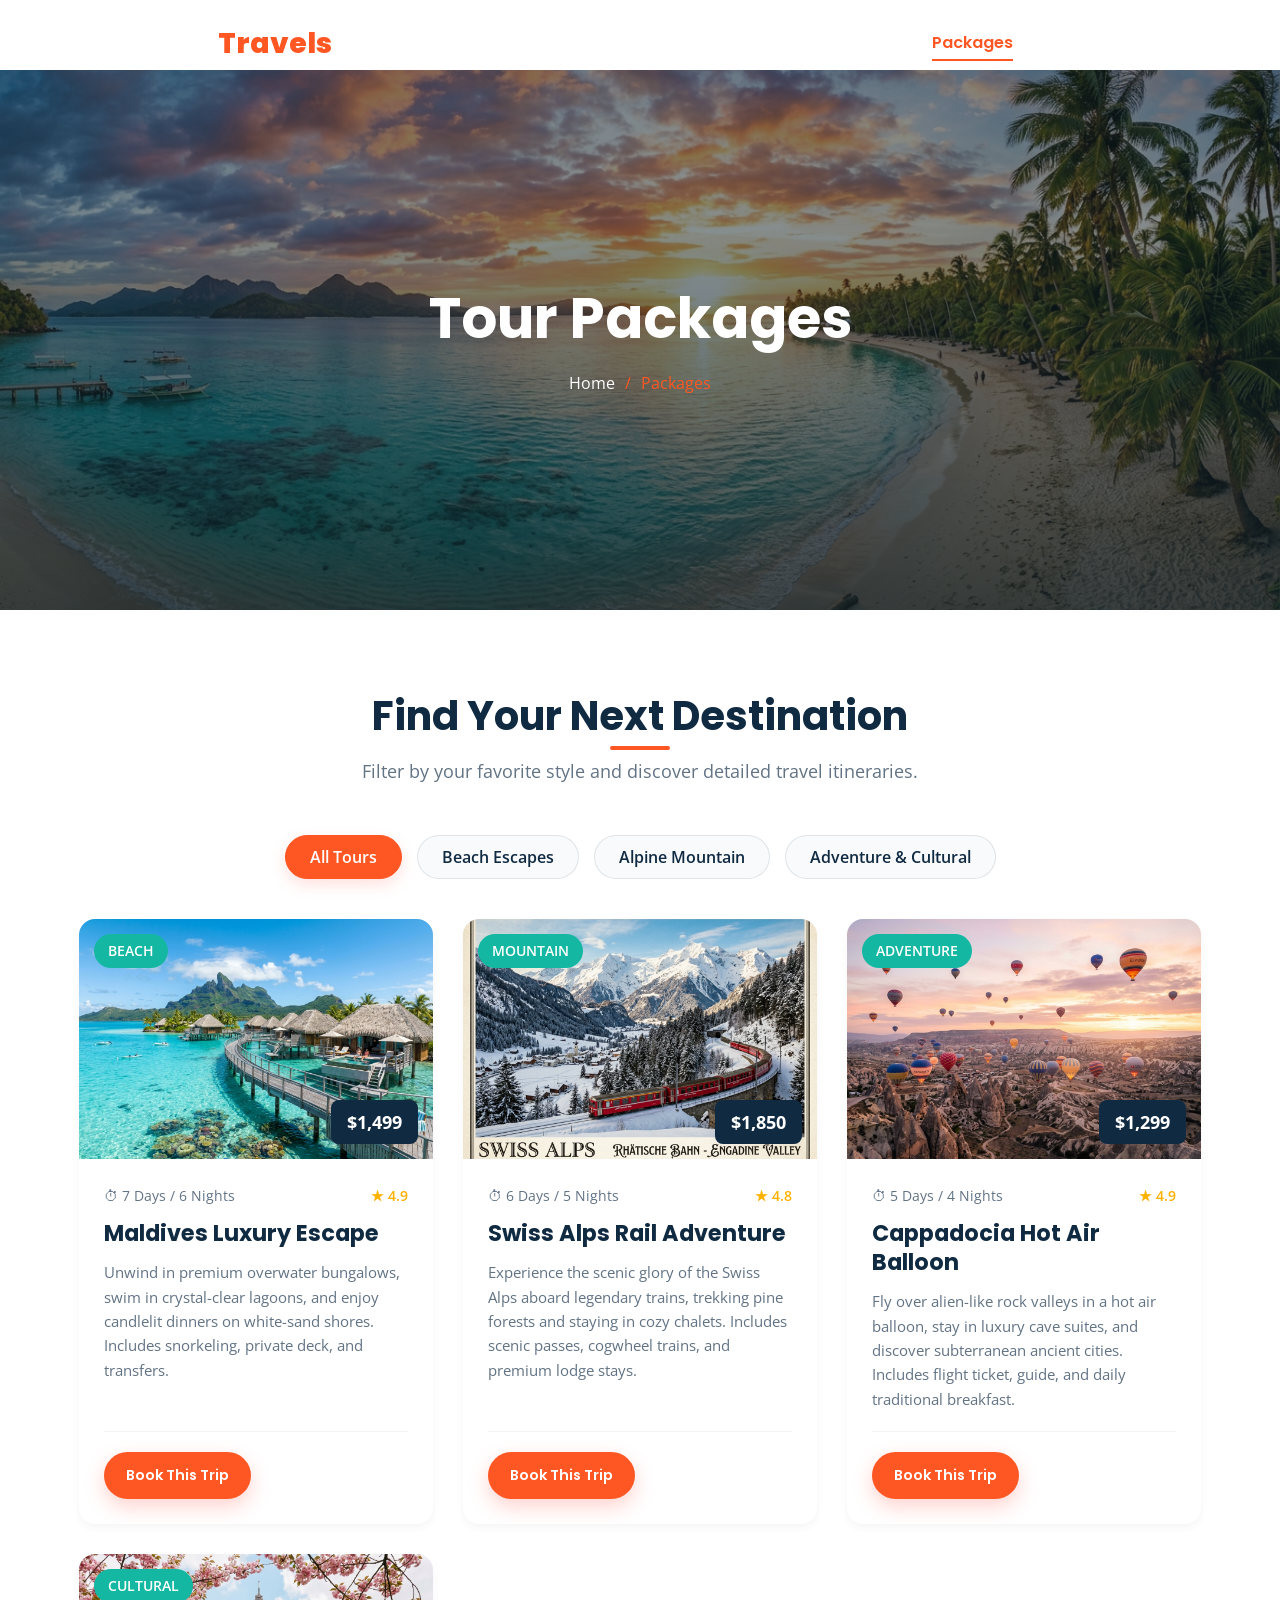
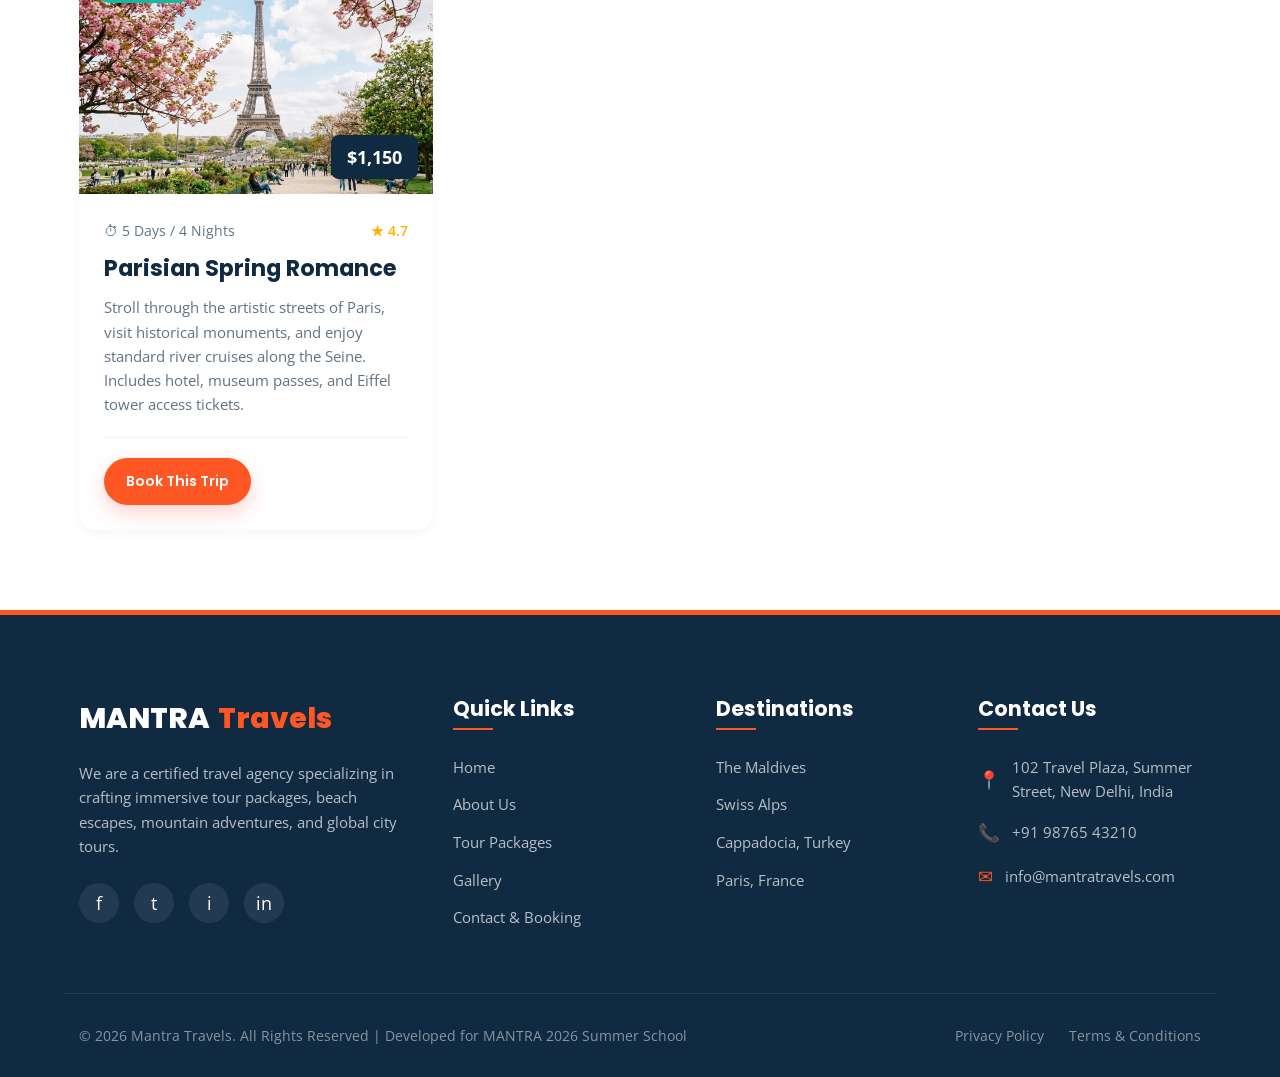
<file: packages.html>
<!DOCTYPE html>
<html lang="en">
<head>
  <meta charset="UTF-8">
  <meta name="viewport" content="width=device-width, initial-scale=1.0">
  <meta name="description" content="Explore our curated travel packages. Choose from tropical beaches, winter alpine escapes, high-altitude hot air ballooning, and city discovery trips.">
  <meta name="keywords" content="travel packages, holiday deals, Maldives package, Swiss Alps tour, Cappadocia balloon flight, Paris tour">
  <meta name="author" content="Student Name">
  <title>Tour Packages | Mantra Travels</title>
  
  <!-- CSS Stylesheets -->
  <link rel="stylesheet" href="css/style.css">
</head>
<body>

  <!-- Header / Navigation -->
  <header class="header scrolled">
    <div class="container navbar">
      <a href="index.html" class="logo" id="navLogo">
        MANTRA<span>Travels</span>
      </a>
      
      <!-- Hamburger Menu for Mobile -->
      <button class="hamburger" id="hamburgerMenu" aria-label="Toggle Navigation Menu">
        <span class="hamburger-bar"></span>
        <span class="hamburger-bar"></span>
        <span class="hamburger-bar"></span>
      </button>

      <!-- Navigation Links -->
      <nav class="nav-menu" id="navMenu">
        <a href="index.html" class="nav-link" id="linkHome">Home</a>
        <a href="about.html" class="nav-link" id="linkAbout">About</a>
        <a href="packages.html" class="nav-link active" id="linkPackages">Packages</a>
        <a href="gallery.html" class="nav-link" id="linkGallery">Gallery</a>
        <a href="contact.html" class="nav-link" id="linkContact">Contact</a>
      </nav>
    </div>
  </header>

  <main style="padding-top: 70px;">
    <!-- Subpage Hero Section -->
    <section class="subpage-hero" style="background-image: url('images/hero.jpg');" id="packagesHero">
      <div class="subpage-hero-content">
        <h1>Tour Packages</h1>
        <div class="breadcrumb">
          <a href="index.html" id="breadHome">Home</a>
          <span>/</span>
          <span id="breadPackages">Packages</span>
        </div>
      </div>
    </section>

    <!-- Tour Packages Section -->
    <section class="section-padding" id="packagesSection">
      <div class="container">
        <div class="section-header">
          <h2>Find Your Next Destination</h2>
          <p>Filter by your favorite style and discover detailed travel itineraries.</p>
        </div>

        <!-- Filter tabs -->
        <div class="filter-tabs" id="filterTabs">
          <button class="filter-btn active" data-filter="all" id="filterAll">All Tours</button>
          <button class="filter-btn" data-filter="beach" id="filterBeach">Beach Escapes</button>
          <button class="filter-btn" data-filter="mountain" id="filterMountain">Alpine Mountain</button>
          <button class="filter-btn" data-filter="adventure" id="filterAdventure">Adventure & Cultural</button>
        </div>

        <!-- Packages Card Grid -->
        <div class="packages-grid" id="packagesGrid">
          
          <!-- Package 1: Beach -->
          <div class="package-card" data-category="beach" id="packCard1">
            <div class="package-img-wrapper">
              <span class="package-badge">Beach</span>
              <img src="images/gallery1.jpg" alt="Beautiful overwater hotel bungalows on light blue ocean water in the Maldives">
              <div class="package-price">$1,499</div>
            </div>
            <div class="package-details">
              <div class="package-meta">
                <span>⏱ 7 Days / 6 Nights</span>
                <span class="package-rating">★ 4.9</span>
              </div>
              <h3>Maldives Luxury Escape</h3>
              <p>Unwind in premium overwater bungalows, swim in crystal-clear lagoons, and enjoy candlelit dinners on white-sand shores. Includes snorkeling, private deck, and transfers.</p>
              <div class="package-footer">
                <a href="contact.html" class="btn btn-primary" style="padding: 10px 20px; font-size: 0.9rem;" id="bookPack1">Book This Trip</a>
              </div>
            </div>
          </div>

          <!-- Package 2: Mountain -->
          <div class="package-card" data-category="mountain" id="packCard2">
            <div class="package-img-wrapper">
              <span class="package-badge">Mountain</span>
              <img src="images/gallery2.jpg" alt="A classic red railway train climbing through snowy pine trees and mountains in Switzerland">
              <div class="package-price">$1,850</div>
            </div>
            <div class="package-details">
              <div class="package-meta">
                <span>⏱ 6 Days / 5 Nights</span>
                <span class="package-rating">★ 4.8</span>
              </div>
              <h3>Swiss Alps Rail Adventure</h3>
              <p>Experience the scenic glory of the Swiss Alps aboard legendary trains, trekking pine forests and staying in cozy chalets. Includes scenic passes, cogwheel trains, and premium lodge stays.</p>
              <div class="package-footer">
                <a href="contact.html" class="btn btn-primary" style="padding: 10px 20px; font-size: 0.9rem;" id="bookPack2">Book This Trip</a>
              </div>
            </div>
          </div>

          <!-- Package 3: Adventure -->
          <div class="package-card" data-category="adventure" id="packCard3">
            <div class="package-img-wrapper">
              <span class="package-badge">Adventure</span>
              <img src="images/gallery3.jpg" alt="Colorful hot air balloons floating over Cappadocia valley rock formations at dawn">
              <div class="package-price">$1,299</div>
            </div>
            <div class="package-details">
              <div class="package-meta">
                <span>⏱ 5 Days / 4 Nights</span>
                <span class="package-rating">★ 4.9</span>
              </div>
              <h3>Cappadocia Hot Air Balloon</h3>
              <p>Fly over alien-like rock valleys in a hot air balloon, stay in luxury cave suites, and discover subterranean ancient cities. Includes flight ticket, guide, and daily traditional breakfast.</p>
              <div class="package-footer">
                <a href="contact.html" class="btn btn-primary" style="padding: 10px 20px; font-size: 0.9rem;" id="bookPack3">Book This Trip</a>
              </div>
            </div>
          </div>

          <!-- Package 4: Cultural/City -->
          <div class="package-card" data-category="adventure" id="packCard4">
            <div class="package-img-wrapper">
              <span class="package-badge">Cultural</span>
              <img src="images/gallery4.jpg" alt="The Eiffel Tower in Paris, France during spring framed by cherry blossoms">
              <div class="package-price">$1,150</div>
            </div>
            <div class="package-details">
              <div class="package-meta">
                <span>⏱ 5 Days / 4 Nights</span>
                <span class="package-rating">★ 4.7</span>
              </div>
              <h3>Parisian Spring Romance</h3>
              <p>Stroll through the artistic streets of Paris, visit historical monuments, and enjoy standard river cruises along the Seine. Includes hotel, museum passes, and Eiffel tower access tickets.</p>
              <div class="package-footer">
                <a href="contact.html" class="btn btn-primary" style="padding: 10px 20px; font-size: 0.9rem;" id="bookPack4">Book This Trip</a>
              </div>
            </div>
          </div>

        </div>
      </div>
    </section>
  </main>

  <!-- Footer Section -->
  <footer class="footer">
    <div class="container footer-grid">
      <!-- About column -->
      <div class="footer-col footer-about" id="footerColAbout">
        <a href="index.html" class="logo" style="color: var(--text-light); margin-bottom: 20px; display: inline-flex;" id="footerLogo">
          MANTRA<span>Travels</span>
        </a>
        <p>We are a certified travel agency specializing in crafting immersive tour packages, beach escapes, mountain adventures, and global city tours.</p>
        <div class="social-links">
          <a href="#" class="social-icon" aria-label="Facebook" id="socFB">f</a>
          <a href="#" class="social-icon" aria-label="Twitter" id="socTW">t</a>
          <a href="#" class="social-icon" aria-label="Instagram" id="socIG">i</a>
          <a href="#" class="social-icon" aria-label="LinkedIn" id="socLI">in</a>
        </div>
      </div>

      <!-- Quick links -->
      <div class="footer-col" id="footerColLinks">
        <h3>Quick Links</h3>
        <ul class="footer-links">
          <li><a href="index.html" id="footLinkHome">Home</a></li>
          <li><a href="about.html" id="footLinkAbout">About Us</a></li>
          <li><a href="packages.html" id="footLinkPackages">Tour Packages</a></li>
          <li><a href="gallery.html" id="footLinkGallery">Gallery</a></li>
          <li><a href="contact.html" id="footLinkContact">Contact & Booking</a></li>
        </ul>
      </div>

      <!-- Tour destinations link -->
      <div class="footer-col" id="footerColDestinations">
        <h3>Destinations</h3>
        <ul class="footer-links">
          <li><a href="packages.html" id="footDestMaldives">The Maldives</a></li>
          <li><a href="packages.html" id="footDestSwitzerland">Swiss Alps</a></li>
          <li><a href="packages.html" id="footDestCappadocia">Cappadocia, Turkey</a></li>
          <li><a href="packages.html" id="footDestParis">Paris, France</a></li>
        </ul>
      </div>

      <!-- Contact details -->
      <div class="footer-col" id="footerColContact">
        <h3>Contact Us</h3>
        <ul class="footer-contact">
          <li>
            <span class="contact-label">📍</span>
            <span>102 Travel Plaza, Summer Street, New Delhi, India</span>
          </li>
          <li>
            <span class="contact-label">📞</span>
            <span>+91 98765 43210</span>
          </li>
          <li>
            <span class="contact-label">✉</span>
            <span>info@mantratravels.com</span>
          </li>
        </ul>
      </div>
    </div>

    <!-- Copyright details -->
    <div class="container footer-bottom">
      <p>&copy; 2026 Mantra Travels. All Rights Reserved | Developed for MANTRA 2026 Summer School</p>
      <div class="footer-bottom-links">
        <a href="#" id="footPrivacy">Privacy Policy</a>
        <a href="#" id="footTerms">Terms & Conditions</a>
      </div>
    </div>
  </footer>

  <!-- Core JavaScript -->
  <script src="js/main.js"></script>
  <!--Start of Tawk.to Script-->
  <script type="text/javascript">
  var Tawk_API=Tawk_API||{}, Tawk_LoadStart=new Date();
  (function(){
  var s1=document.createElement("script"),s0=document.getElementsByTagName("script")[0];
  s1.async=true;
  s1.src='https://embed.tawk.to/6a468f640ca5bd1d4476805d/1jshq090n';
  s1.charset='UTF-8';
  s1.setAttribute('crossorigin','*');
  s0.parentNode.insertBefore(s1,s0);
  })();
  </script>
  <!--End of Tawk.to Script-->
</body>
</html>
</file>
<file: css/style.css>
/* Google Fonts Import */
@import url('https://fonts.googleapis.com/css2?family=Open+Sans:wght@400;500;600&family=Poppins:wght@400;600;700;800&display=swap');

/* CSS Variables */
:root {
  /* Colors */
  --primary: hsl(14, 100%, 57%);      /* Vivid Sunset Orange */
  --primary-dark: hsl(14, 90%, 47%);
  --secondary: hsl(209, 61%, 16%);   /* Deep Ocean Navy Blue */
  --secondary-light: hsl(209, 30%, 25%);
  --accent: hsl(172, 80%, 40%);      /* Tropical Turquoise */
  --accent-light: hsl(172, 80%, 94%);
  --text-dark: hsl(209, 25%, 15%);
  --text-muted: hsl(209, 15%, 45%);
  --text-light: hsl(0, 0%, 100%);
  --bg-light: hsl(210, 40%, 98%);
  --bg-white: hsl(0, 0%, 100%);
  --bg-card-hover: hsl(210, 40%, 96%);

  /* Typography */
  --font-heading: 'Poppins', sans-serif;
  --font-body: 'Open Sans', sans-serif;

  /* Shadows & Radius */
  --shadow-sm: 0 4px 8px rgba(15, 32, 39, 0.04);
  --shadow-md: 0 12px 32px rgba(15, 32, 39, 0.08);
  --shadow-lg: 0 24px 64px rgba(15, 32, 39, 0.12);
  --radius-sm: 8px;
  --radius-md: 16px;
  --radius-lg: 30px;
  
  /* Transitions */
  --transition-fast: 0.2s cubic-bezier(0.4, 0, 0.2, 1);
  --transition-normal: 0.3s cubic-bezier(0.4, 0, 0.2, 1);
  --transition-slow: 0.5s cubic-bezier(0.4, 0, 0.2, 1);
}

/* CSS Reset & General Base */
*, *::before, *::after {
  box-sizing: border-box;
  margin: 0;
  padding: 0;
}

html {
  scroll-behavior: smooth;
  font-size: 16px;
}

body {
  font-family: var(--font-body);
  color: var(--text-dark);
  background-color: var(--bg-white);
  line-height: 1.6;
  overflow-x: hidden;
}

h1, h2, h3, h4, h5, h6 {
  font-family: var(--font-heading);
  font-weight: 700;
  line-height: 1.3;
}

a {
  text-decoration: none;
  color: inherit;
  transition: var(--transition-fast);
}

img {
  max-width: 100%;
  height: auto;
  display: block;
  border-radius: var(--radius-sm);
}

ul {
  list-style: none;
}

button, input, select, textarea {
  font-family: inherit;
  font-size: inherit;
  outline: none;
}

/* Utilities */
.container {
  width: 90%;
  max-width: 1200px;
  margin: 0 auto;
  padding: 0 15px;
}

.section-padding {
  padding: 80px 0;
}

.text-center {
  text-align: center;
}

.section-header {
  max-width: 600px;
  margin: 0 auto 50px auto;
  text-align: center;
}

.section-header h2 {
  font-size: 2.5rem;
  color: var(--secondary);
  margin-bottom: 15px;
  position: relative;
  display: inline-block;
}

.section-header h2::after {
  content: '';
  position: absolute;
  bottom: -8px;
  left: 50%;
  transform: translateX(-50%);
  width: 60px;
  height: 4px;
  background-color: var(--primary);
  border-radius: 2px;
}

.section-header p {
  color: var(--text-muted);
  font-size: 1.1rem;
}

/* Primary/Secondary Buttons */
.btn {
  display: inline-block;
  padding: 14px 28px;
  border-radius: var(--radius-lg);
  font-family: var(--font-heading);
  font-weight: 600;
  text-align: center;
  cursor: pointer;
  transition: var(--transition-normal);
  border: 2px solid transparent;
}

.btn-primary {
  background-color: var(--primary);
  color: var(--text-light);
  box-shadow: 0 8px 20px rgba(255, 111, 97, 0.3);
}

.btn-primary:hover {
  background-color: var(--primary-dark);
  transform: translateY(-2px);
  box-shadow: 0 12px 24px rgba(255, 111, 97, 0.4);
}

.btn-secondary {
  background-color: transparent;
  color: var(--secondary);
  border-color: var(--secondary);
}

.btn-secondary:hover {
  background-color: var(--secondary);
  color: var(--text-light);
  transform: translateY(-2px);
}

.btn-white {
  background-color: var(--bg-white);
  color: var(--primary);
  box-shadow: var(--shadow-md);
}

.btn-white:hover {
  background-color: var(--primary);
  color: var(--text-light);
  transform: translateY(-2px);
}

/* Header & Navigation */
.header {
  position: fixed;
  top: 0;
  left: 0;
  width: 100%;
  z-index: 1000;
  background-color: transparent;
  transition: var(--transition-normal);
  padding: 20px 0;
}

.header.scrolled {
  background-color: rgba(255, 255, 255, 0.95);
  backdrop-filter: blur(12px);
  padding: 12px 0;
  box-shadow: var(--shadow-sm);
  border-bottom: 1px solid rgba(15, 32, 39, 0.05);
}

.header.scrolled .logo {
  color: var(--secondary);
}

.header.scrolled .nav-link {
  color: var(--secondary);
}

.header.scrolled .nav-link:hover,
.header.scrolled .nav-link.active {
  color: var(--primary);
}

.header.scrolled .hamburger-bar {
  background-color: var(--secondary);
}

.navbar {
  display: flex;
  justify-content: space-between;
  align-items: center;
}

.logo {
  font-family: var(--font-heading);
  font-size: 1.8rem;
  font-weight: 800;
  color: var(--text-light);
  display: flex;
  align-items: center;
  gap: 8px;
}

.logo span {
  color: var(--primary);
}

.nav-menu {
  display: flex;
  align-items: center;
  gap: 30px;
}

.nav-link {
  font-family: var(--font-heading);
  font-weight: 600;
  color: var(--text-light);
  position: relative;
  padding: 5px 0;
}

.nav-link:hover,
.nav-link.active {
  color: var(--primary);
}

.nav-link::after {
  content: '';
  position: absolute;
  bottom: 0;
  left: 0;
  width: 0;
  height: 2px;
  background-color: var(--primary);
  transition: var(--transition-fast);
}

.nav-link:hover::after,
.nav-link.active::after {
  width: 100%;
}

/* Mobile Hamburger Menu */
.hamburger {
  display: none;
  cursor: pointer;
  background: none;
  border: none;
  z-index: 1001;
}

.hamburger-bar {
  display: block;
  width: 25px;
  height: 3px;
  margin: 5px 0;
  background-color: var(--text-light);
  transition: var(--transition-normal);
  border-radius: 3px;
}

/* Hero Section */
.hero {
  height: 100vh;
  position: relative;
  background-size: cover;
  background-position: center;
  background-repeat: no-repeat;
  display: flex;
  align-items: center;
  justify-content: center;
  text-align: center;
}

.hero::before {
  content: '';
  position: absolute;
  top: 0;
  left: 0;
  width: 100%;
  height: 100%;
  background: linear-gradient(to bottom, rgba(15, 32, 39, 0.6) 30%, rgba(15, 32, 39, 0.8) 100%);
  z-index: 1;
}

.hero-content {
  position: relative;
  z-index: 2;
  color: var(--text-light);
  max-width: 800px;
  padding: 0 20px;
  animation: fadeInUp 1s ease-out;
}

.hero-tagline {
  font-family: var(--font-heading);
  font-size: 1.1rem;
  text-transform: uppercase;
  letter-spacing: 4px;
  color: var(--primary);
  margin-bottom: 20px;
  font-weight: 700;
}

.hero-content h1 {
  font-size: 4rem;
  font-weight: 800;
  margin-bottom: 25px;
  line-height: 1.15;
}

.hero-content p {
  font-size: 1.25rem;
  margin-bottom: 40px;
  opacity: 0.9;
}

/* Internal Banner for Subpages */
.subpage-hero {
  height: 60vh;
  position: relative;
  background-size: cover;
  background-position: center;
  background-repeat: no-repeat;
  display: flex;
  align-items: center;
  justify-content: center;
  text-align: center;
}

.subpage-hero::before {
  content: '';
  position: absolute;
  top: 0;
  left: 0;
  width: 100%;
  height: 100%;
  background: linear-gradient(to bottom, rgba(15, 32, 39, 0.5) 30%, rgba(15, 32, 39, 0.8) 100%);
  z-index: 1;
}

.subpage-hero-content {
  position: relative;
  z-index: 2;
  color: var(--text-light);
  animation: fadeInUp 0.8s ease-out;
}

.subpage-hero-content h1 {
  font-size: 3.5rem;
  margin-bottom: 15px;
}

.breadcrumb {
  display: flex;
  justify-content: center;
  gap: 10px;
  font-size: 1rem;
}

.breadcrumb a:hover {
  color: var(--primary);
}

.breadcrumb span {
  color: var(--primary);
}

/* Home Section Styles */
/* Highlights / Features Section */
.features-grid {
  display: grid;
  grid-template-columns: repeat(auto-fit, minmax(260px, 1fr));
  gap: 30px;
}

.feature-card {
  background-color: var(--bg-white);
  padding: 40px 30px;
  border-radius: var(--radius-md);
  box-shadow: var(--shadow-sm);
  transition: var(--transition-normal);
  border: 1px solid rgba(15, 32, 39, 0.02);
  position: relative;
  overflow: hidden;
}

.feature-card::before {
  content: '';
  position: absolute;
  top: 0;
  left: 0;
  width: 100%;
  height: 4px;
  background-color: var(--primary);
  transform: scaleX(0);
  transform-origin: left;
  transition: var(--transition-normal);
}

.feature-card:hover {
  transform: translateY(-8px);
  box-shadow: var(--shadow-md);
}

.feature-card:hover::before {
  transform: scaleX(1);
}

.feature-icon {
  width: 60px;
  height: 60px;
  background-color: var(--accent-light);
  border-radius: 50%;
  display: flex;
  align-items: center;
  justify-content: center;
  font-size: 1.8rem;
  color: var(--accent);
  margin-bottom: 25px;
  transition: var(--transition-normal);
}

.feature-card:hover .feature-icon {
  background-color: var(--primary);
  color: var(--text-light);
}

.feature-card h3 {
  font-size: 1.4rem;
  color: var(--secondary);
  margin-bottom: 15px;
}

.feature-card p {
  color: var(--text-muted);
}

/* CTA Section */
.cta-section {
  background: linear-gradient(135deg, var(--secondary) 0%, var(--secondary-light) 100%);
  color: var(--text-light);
  text-align: center;
  padding: 80px 0;
  position: relative;
  overflow: hidden;
}

.cta-section::after {
  content: '';
  position: absolute;
  width: 300px;
  height: 300px;
  background-color: rgba(255, 111, 97, 0.1);
  border-radius: 50%;
  top: -100px;
  right: -100px;
  pointer-events: none;
}

.cta-content h2 {
  font-size: 2.8rem;
  margin-bottom: 20px;
}

.cta-content p {
  font-size: 1.2rem;
  max-width: 600px;
  margin: 0 auto 35px auto;
  opacity: 0.9;
}

/* About Page Styles */
.about-grid {
  display: grid;
  grid-template-columns: 1fr 1fr;
  gap: 50px;
  align-items: center;
}

.about-content h2 {
  font-size: 2.5rem;
  color: var(--secondary);
  margin-bottom: 20px;
}

.about-content p {
  color: var(--text-muted);
  margin-bottom: 25px;
}

.about-stats {
  display: grid;
  grid-template-columns: 1fr 1fr;
  gap: 20px;
  margin-top: 30px;
}

.stat-item {
  background-color: var(--bg-light);
  padding: 20px;
  border-radius: var(--radius-sm);
  text-align: center;
  border-left: 4px solid var(--primary);
}

.stat-item h3 {
  font-size: 2.2rem;
  color: var(--primary);
  margin-bottom: 5px;
}

.stat-item p {
  color: var(--secondary);
  font-weight: 600;
  margin-bottom: 0;
}

.about-image {
  position: relative;
}

.about-image img {
  border-radius: var(--radius-md);
  box-shadow: var(--shadow-lg);
  position: relative;
  z-index: 2;
}

.about-image::before {
  content: '';
  position: absolute;
  top: -20px;
  left: -20px;
  width: 100%;
  height: 100%;
  border: 4px solid var(--primary);
  border-radius: var(--radius-md);
  z-index: 1;
  pointer-events: none;
}

/* Team Section */
.team-grid {
  display: grid;
  grid-template-columns: repeat(auto-fit, minmax(260px, 1fr));
  gap: 30px;
}

.team-card {
  background-color: var(--bg-white);
  border-radius: var(--radius-md);
  box-shadow: var(--shadow-sm);
  overflow: hidden;
  transition: var(--transition-normal);
  text-align: center;
}

.team-card:hover {
  transform: translateY(-5px);
  box-shadow: var(--shadow-md);
}

.team-img-wrapper {
  overflow: hidden;
  position: relative;
  height: 280px;
}

.team-card img {
  width: 100%;
  height: 100%;
  object-fit: cover;
  border-radius: 0;
  transition: var(--transition-normal);
}

.team-card:hover img {
  transform: scale(1.05);
}

.team-info {
  padding: 25px;
}

.team-info h3 {
  font-size: 1.3rem;
  color: var(--secondary);
  margin-bottom: 5px;
}

.team-info p {
  color: var(--primary);
  font-weight: 600;
  font-size: 0.9rem;
  text-transform: uppercase;
  letter-spacing: 1px;
}

/* FAQ Accordion Section */
.faq-section {
  background-color: var(--bg-light);
}

.faq-container {
  max-width: 800px;
  margin: 0 auto;
}

.faq-item {
  background-color: var(--bg-white);
  border-radius: var(--radius-sm);
  margin-bottom: 15px;
  box-shadow: var(--shadow-sm);
  overflow: hidden;
  transition: var(--transition-normal);
}

.faq-question {
  width: 100%;
  text-align: left;
  background: none;
  border: none;
  padding: 20px 25px;
  font-family: var(--font-heading);
  font-weight: 600;
  font-size: 1.1rem;
  color: var(--secondary);
  display: flex;
  justify-content: space-between;
  align-items: center;
  cursor: pointer;
  transition: var(--transition-normal);
}

.faq-question:hover {
  color: var(--primary);
}

.faq-icon {
  font-size: 1.2rem;
  color: var(--primary);
  transition: var(--transition-normal);
}

.faq-answer {
  max-height: 0;
  overflow: hidden;
  transition: max-height var(--transition-normal) ease-out;
  padding: 0 25px;
  color: var(--text-muted);
}

.faq-item.active .faq-answer {
  padding: 0 25px 20px 25px;
}

.faq-item.active .faq-icon {
  transform: rotate(45deg);
}

/* Packages Page Styles */
.filter-tabs {
  display: flex;
  justify-content: center;
  gap: 15px;
  margin-bottom: 40px;
  flex-wrap: wrap;
}

.filter-btn {
  background-color: var(--bg-light);
  border: 1px solid rgba(15, 32, 39, 0.1);
  color: var(--secondary);
  padding: 10px 24px;
  border-radius: var(--radius-lg);
  font-weight: 600;
  cursor: pointer;
  transition: var(--transition-normal);
}

.filter-btn:hover,
.filter-btn.active {
  background-color: var(--primary);
  border-color: var(--primary);
  color: var(--text-light);
  box-shadow: 0 6px 15px rgba(255, 111, 97, 0.2);
}

.packages-grid {
  display: grid;
  grid-template-columns: repeat(auto-fit, minmax(320px, 1fr));
  gap: 30px;
}

.package-card {
  background-color: var(--bg-white);
  border-radius: var(--radius-md);
  box-shadow: var(--shadow-sm);
  overflow: hidden;
  transition: var(--transition-normal);
  display: flex;
  flex-direction: column;
  height: 100%;
}

.package-card:hover {
  transform: translateY(-10px);
  box-shadow: var(--shadow-md);
}

.package-img-wrapper {
  position: relative;
  overflow: hidden;
  height: 240px;
}

.package-card img {
  width: 100%;
  height: 100%;
  object-fit: cover;
  border-radius: 0;
  transition: var(--transition-slow);
}

.package-card:hover img {
  transform: scale(1.08);
}

.package-badge {
  position: absolute;
  top: 15px;
  left: 15px;
  background-color: var(--accent);
  color: var(--text-light);
  padding: 6px 14px;
  border-radius: var(--radius-lg);
  font-size: 0.85rem;
  font-weight: 600;
  text-transform: uppercase;
  z-index: 2;
}

.package-price {
  position: absolute;
  bottom: 15px;
  right: 15px;
  background-color: var(--secondary);
  color: var(--text-light);
  padding: 8px 16px;
  border-radius: var(--radius-sm);
  font-weight: 700;
  font-size: 1.1rem;
  z-index: 2;
  box-shadow: var(--shadow-sm);
}

.package-details {
  padding: 25px;
  display: flex;
  flex-direction: column;
  flex-grow: 1;
}

.package-meta {
  display: flex;
  justify-content: space-between;
  color: var(--text-muted);
  font-size: 0.9rem;
  margin-bottom: 12px;
}

.package-meta span {
  display: flex;
  align-items: center;
  gap: 5px;
}

.package-details h3 {
  font-size: 1.4rem;
  color: var(--secondary);
  margin-bottom: 12px;
}

.package-details p {
  color: var(--text-muted);
  font-size: 0.95rem;
  margin-bottom: 20px;
  flex-grow: 1;
}

.package-footer {
  border-top: 1px solid rgba(15, 32, 39, 0.05);
  padding-top: 20px;
  display: flex;
  justify-content: space-between;
  align-items: center;
}

.package-rating {
  color: #ffb100;
  font-weight: 600;
  display: flex;
  align-items: center;
  gap: 4px;
}

/* Gallery Page Styles */
.gallery-grid {
  display: grid;
  grid-template-columns: repeat(auto-fit, minmax(280px, 1fr));
  gap: 20px;
}

.gallery-item {
  position: relative;
  overflow: hidden;
  border-radius: var(--radius-md);
  box-shadow: var(--shadow-sm);
  height: 250px;
  cursor: pointer;
}

.gallery-item img {
  width: 100%;
  height: 100%;
  object-fit: cover;
  transition: var(--transition-slow);
}

.gallery-overlay {
  position: absolute;
  top: 0;
  left: 0;
  width: 100%;
  height: 100%;
  background: linear-gradient(to bottom, rgba(15, 32, 39, 0.1) 0%, rgba(15, 32, 39, 0.85) 100%);
  opacity: 0;
  transition: var(--transition-normal);
  display: flex;
  flex-direction: column;
  justify-content: flex-end;
  padding: 25px;
  z-index: 2;
}

.gallery-overlay h3 {
  color: var(--text-light);
  font-size: 1.3rem;
  margin-bottom: 5px;
  transform: translateY(15px);
  transition: var(--transition-normal);
}

.gallery-overlay p {
  color: var(--primary);
  font-weight: 600;
  font-size: 0.9rem;
  transform: translateY(15px);
  transition: var(--transition-normal) 0.05s;
}

.gallery-item:hover img {
  transform: scale(1.08);
}

.gallery-item:hover .gallery-overlay {
  opacity: 1;
}

.gallery-item:hover .gallery-overlay h3,
.gallery-item:hover .gallery-overlay p {
  transform: translateY(0);
}

/* Lightbox Styling */
.lightbox {
  position: fixed;
  top: 0;
  left: 0;
  width: 100%;
  height: 100%;
  background-color: rgba(15, 32, 39, 0.95);
  backdrop-filter: blur(8px);
  z-index: 2000;
  display: flex;
  align-items: center;
  justify-content: center;
  opacity: 0;
  pointer-events: none;
  transition: var(--transition-normal);
}

.lightbox.active {
  opacity: 1;
  pointer-events: all;
}

.lightbox-content {
  position: relative;
  max-width: 85%;
  max-height: 80%;
  text-align: center;
  transform: scale(0.9);
  transition: var(--transition-normal);
}

.lightbox.active .lightbox-content {
  transform: scale(1);
}

.lightbox-content img {
  max-width: 100%;
  max-height: 75vh;
  object-fit: contain;
  box-shadow: var(--shadow-lg);
  border-radius: var(--radius-sm);
  border: 4px solid var(--bg-white);
}

.lightbox-caption {
  color: var(--text-light);
  margin-top: 15px;
  font-family: var(--font-heading);
  font-size: 1.25rem;
}

.lightbox-close {
  position: absolute;
  top: -45px;
  right: -5px;
  background: none;
  border: none;
  color: var(--text-light);
  font-size: 2.2rem;
  cursor: pointer;
  transition: var(--transition-fast);
}

.lightbox-close:hover {
  color: var(--primary);
}

/* Contact / Booking Page Styles */
.contact-wrapper {
  display: grid;
  grid-template-columns: 1fr 1.5fr;
  gap: 50px;
}

.contact-info {
  display: flex;
  flex-direction: column;
  gap: 30px;
}

.info-card {
  background-color: var(--bg-light);
  padding: 30px;
  border-radius: var(--radius-md);
  display: flex;
  gap: 20px;
  align-items: flex-start;
  border-bottom: 4px solid var(--accent);
}

.info-icon {
  width: 50px;
  height: 50px;
  background-color: var(--bg-white);
  border-radius: 50%;
  color: var(--accent);
  font-size: 1.5rem;
  display: flex;
  align-items: center;
  justify-content: center;
  box-shadow: var(--shadow-sm);
  flex-shrink: 0;
}

.info-text h3 {
  font-size: 1.2rem;
  color: var(--secondary);
  margin-bottom: 5px;
}

.info-text p {
  color: var(--text-muted);
  font-size: 0.95rem;
}

.mock-map {
  background-color: hsl(209, 30%, 94%);
  border-radius: var(--radius-md);
  padding: 20px;
  height: 250px;
  position: relative;
  overflow: hidden;
  border: 1px solid rgba(15, 32, 39, 0.08);
}

.mock-map-bg {
  position: absolute;
  top: 0;
  left: 0;
  width: 100%;
  height: 100%;
  opacity: 0.45;
  background-image: radial-gradient(var(--secondary-light) 1.5px, transparent 1.5px), radial-gradient(var(--secondary-light) 1.5px, var(--bg-light) 1.5px);
  background-size: 30px 30px;
  background-position: 0 0, 15px 15px;
}

.map-marker {
  position: absolute;
  top: 50%;
  left: 50%;
  transform: translate(-50%, -50%);
  text-align: center;
  z-index: 2;
}

.map-marker-pin {
  width: 24px;
  height: 24px;
  background-color: var(--primary);
  border-radius: 50% 50% 50% 0;
  transform: rotate(-45deg);
  margin: 0 auto;
  border: 3px solid var(--bg-white);
  box-shadow: var(--shadow-md);
  animation: pulseMarker 2s infinite;
}

.map-marker-text {
  font-size: 0.85rem;
  font-weight: 700;
  color: var(--secondary);
  background-color: rgba(255, 255, 255, 0.9);
  padding: 4px 10px;
  border-radius: var(--radius-sm);
  margin-top: 8px;
  display: block;
  box-shadow: var(--shadow-sm);
}

/* Contact / Booking Form */
.booking-form-card {
  background-color: var(--bg-white);
  padding: 40px;
  border-radius: var(--radius-md);
  box-shadow: var(--shadow-md);
  border: 1px solid rgba(15, 32, 39, 0.04);
}

.booking-form-card h2 {
  color: var(--secondary);
  font-size: 1.8rem;
  margin-bottom: 25px;
  border-left: 4px solid var(--primary);
  padding-left: 15px;
}

.form-grid {
  display: grid;
  grid-template-columns: 1fr 1fr;
  gap: 20px;
  margin-bottom: 20px;
}

.form-group {
  display: flex;
  flex-direction: column;
}

.form-group-full {
  grid-column: span 2;
}

.form-group label {
  font-family: var(--font-heading);
  font-size: 0.9rem;
  font-weight: 600;
  color: var(--secondary);
  margin-bottom: 8px;
}

.form-control {
  background-color: var(--bg-light);
  border: 1px solid rgba(15, 32, 39, 0.08);
  padding: 12px 18px;
  border-radius: var(--radius-sm);
  color: var(--text-dark);
  transition: var(--transition-fast);
}

.form-control:focus {
  border-color: var(--primary);
  background-color: var(--bg-white);
  box-shadow: 0 0 0 3px rgba(255, 111, 97, 0.15);
}

.form-error {
  color: var(--primary);
  font-size: 0.8rem;
  margin-top: 5px;
  display: none;
}

.form-group.error .form-error {
  display: block;
}

.form-group.error .form-control {
  border-color: var(--primary);
}

/* Success Modal */
.modal {
  position: fixed;
  top: 0;
  left: 0;
  width: 100%;
  height: 100%;
  background-color: rgba(15, 32, 39, 0.85);
  backdrop-filter: blur(6px);
  z-index: 2000;
  display: flex;
  align-items: center;
  justify-content: center;
  opacity: 0;
  pointer-events: none;
  transition: var(--transition-normal);
}

.modal.active {
  opacity: 1;
  pointer-events: all;
}

.modal-content {
  background-color: var(--bg-white);
  padding: 40px;
  border-radius: var(--radius-md);
  text-align: center;
  max-width: 450px;
  width: 90%;
  box-shadow: var(--shadow-lg);
  transform: scale(0.9);
  transition: var(--transition-normal);
}

.modal.active .modal-content {
  transform: scale(1);
}

.modal-icon {
  width: 70px;
  height: 70px;
  background-color: var(--accent-light);
  color: var(--accent);
  font-size: 2.5rem;
  border-radius: 50%;
  display: flex;
  align-items: center;
  justify-content: center;
  margin: 0 auto 20px auto;
}

.modal-content h3 {
  font-size: 1.6rem;
  color: var(--secondary);
  margin-bottom: 12px;
}

.modal-content p {
  color: var(--text-muted);
  margin-bottom: 25px;
}

/* Testimonial slider for index.html */
.testimonials-section {
  background-color: var(--bg-light);
}

.testimonials-slider {
  max-width: 800px;
  margin: 0 auto;
  position: relative;
  overflow: hidden;
  height: 320px;
}

.testimonial-slide {
  position: absolute;
  top: 0;
  left: 0;
  width: 100%;
  height: 100%;
  opacity: 0;
  visibility: hidden;
  transition: var(--transition-normal) ease-in-out;
  display: flex;
  flex-direction: column;
  align-items: center;
  text-align: center;
  padding: 20px;
}

.testimonial-slide.active {
  opacity: 1;
  visibility: visible;
  position: relative;
}

.client-img {
  width: 80px;
  height: 80px;
  border-radius: 50%;
  object-fit: cover;
  margin-bottom: 20px;
  border: 3px solid var(--primary);
  box-shadow: var(--shadow-sm);
}

.testimonial-slide blockquote {
  font-size: 1.15rem;
  font-style: italic;
  color: var(--secondary-light);
  margin-bottom: 15px;
  max-width: 650px;
  position: relative;
}

.testimonial-slide blockquote::before,
.testimonial-slide blockquote::after {
  content: '"';
  font-family: var(--font-heading);
  font-size: 3rem;
  color: var(--primary);
  opacity: 0.2;
  position: absolute;
  line-height: 1;
}

.testimonial-slide blockquote::before {
  top: -15px;
  left: -25px;
}

.testimonial-slide blockquote::after {
  bottom: -35px;
  right: -25px;
}

.client-name {
  font-family: var(--font-heading);
  font-weight: 700;
  color: var(--secondary);
  font-size: 1.1rem;
}

.client-role {
  color: var(--primary);
  font-size: 0.85rem;
  font-weight: 600;
  text-transform: uppercase;
}

.slider-dots {
  display: flex;
  justify-content: center;
  gap: 10px;
  margin-top: 20px;
}

.slider-dot {
  width: 10px;
  height: 10px;
  border-radius: 50%;
  background-color: hsl(209, 20%, 80%);
  border: none;
  cursor: pointer;
  transition: var(--transition-fast);
}

.slider-dot.active {
  background-color: var(--primary);
  transform: scale(1.2);
}

/* Footer styling */
.footer {
  background-color: var(--secondary);
  color: var(--text-light);
  padding: 80px 0 30px 0;
  border-top: 5px solid var(--primary);
}

.footer-grid {
  display: grid;
  grid-template-columns: 1.5fr 1fr 1fr 1fr;
  gap: 40px;
  margin-bottom: 50px;
}

.footer-col h3 {
  font-size: 1.3rem;
  margin-bottom: 25px;
  position: relative;
  display: inline-block;
  padding-bottom: 8px;
}

.footer-col h3::after {
  content: '';
  position: absolute;
  bottom: 0;
  left: 0;
  width: 40px;
  height: 2px;
  background-color: var(--primary);
}

.footer-about p {
  color: rgba(255, 255, 255, 0.7);
  margin-bottom: 25px;
  font-size: 0.95rem;
}

.social-links {
  display: flex;
  gap: 15px;
}

.social-icon {
  width: 40px;
  height: 40px;
  background-color: rgba(255, 255, 255, 0.08);
  border-radius: 50%;
  display: flex;
  align-items: center;
  justify-content: center;
  font-size: 1.1rem;
  transition: var(--transition-normal);
}

.social-icon:hover {
  background-color: var(--primary);
  color: var(--text-light);
  transform: translateY(-3px);
}

.footer-links li {
  margin-bottom: 12px;
}

.footer-links a {
  color: rgba(255, 255, 255, 0.7);
  font-size: 0.95rem;
}

.footer-links a:hover {
  color: var(--primary);
  padding-left: 5px;
}

.footer-contact li {
  display: flex;
  align-items: center;
  gap: 12px;
  margin-bottom: 15px;
  color: rgba(255, 255, 255, 0.7);
  font-size: 0.95rem;
}

.footer-contact .contact-label {
  color: var(--primary);
  font-size: 1.1rem;
}

.footer-bottom {
  border-top: 1px solid rgba(255, 255, 255, 0.08);
  padding-top: 30px;
  display: flex;
  justify-content: space-between;
  align-items: center;
  flex-wrap: wrap;
  gap: 20px;
  font-size: 0.9rem;
  color: rgba(255, 255, 255, 0.5);
}

.footer-bottom-links {
  display: flex;
  gap: 25px;
}

.footer-bottom-links a:hover {
  color: var(--text-light);
}

/* Animations */
@keyframes fadeInUp {
  from {
    opacity: 0;
    transform: translateY(30px);
  }
  to {
    opacity: 1;
    transform: translateY(0);
  }
}

@keyframes pulseMarker {
  0% {
    box-shadow: 0 0 0 0 rgba(255, 111, 97, 0.5);
  }
  70% {
    box-shadow: 0 0 0 15px rgba(255, 111, 97, 0);
  }
  100% {
    box-shadow: 0 0 0 0 rgba(255, 111, 97, 0);
  }
}

/* CSS Media Queries (Responsiveness) */

/* Laptop / Desktop medium viewport */
@media (max-width: 1024px) {
  .hero-content h1 {
    font-size: 3.2rem;
  }
  .footer-grid {
    grid-template-columns: 1fr 1fr;
    gap: 30px;
  }
}

/* Tablets and small screens */
@media (max-width: 768px) {
  .section-padding {
    padding: 60px 0;
  }
  
  .section-header h2 {
    font-size: 2.1rem;
  }

  .header {
    background-color: var(--secondary) !important;
    padding: 15px 0;
    box-shadow: var(--shadow-sm);
  }

  .header.scrolled {
    padding: 12px 0;
  }

  .logo {
    color: var(--text-light) !important;
  }

  .hamburger {
    display: block;
  }

  /* Hamburger Active Transition */
  .hamburger.active .hamburger-bar:nth-child(1) {
    transform: translateY(8px) rotate(45deg);
  }
  .hamburger.active .hamburger-bar:nth-child(2) {
    opacity: 0;
  }
  .hamburger.active .hamburger-bar:nth-child(3) {
    transform: translateY(-8px) rotate(-45deg);
  }

  .nav-menu {
    position: fixed;
    top: 70px;
    left: -100%;
    width: 100%;
    height: calc(100vh - 70px);
    background-color: var(--secondary);
    flex-direction: column;
    align-items: center;
    justify-content: flex-start;
    padding-top: 50px;
    gap: 35px;
    transition: var(--transition-normal);
    z-index: 999;
    border-top: 1px solid rgba(255, 255, 255, 0.05);
  }

  .nav-menu.active {
    left: 0;
  }

  .nav-link {
    color: var(--text-light) !important;
    font-size: 1.3rem;
  }

  .hero-content h1 {
    font-size: 2.6rem;
  }

  .hero-content p {
    font-size: 1.1rem;
  }

  .about-grid {
    grid-template-columns: 1fr;
    gap: 40px;
  }

  .about-image {
    order: -1;
    max-width: 500px;
    margin: 0 auto;
  }

  .contact-wrapper {
    grid-template-columns: 1fr;
    gap: 40px;
  }

  .form-grid {
    grid-template-columns: 1fr;
    gap: 15px;
  }

  .form-group-full {
    grid-column: span 1;
  }
  
  .booking-form-card {
    padding: 25px;
  }
}

/* Mobile Screens */
@media (max-width: 480px) {
  .hero-content h1 {
    font-size: 2.1rem;
  }

  .hero-tagline {
    font-size: 0.9rem;
    letter-spacing: 2px;
  }

  .btn {
    padding: 12px 24px;
    font-size: 0.95rem;
    width: 100%;
    margin-bottom: 10px;
  }

  .cta-content h2 {
    font-size: 2rem;
  }

  .subpage-hero-content h1 {
    font-size: 2.4rem;
  }

  .about-stats {
    grid-template-columns: 1fr;
    gap: 15px;
  }

  .footer-grid {
    grid-template-columns: 1fr;
    gap: 25px;
  }

  .footer-bottom {
    flex-direction: column;
    text-align: center;
    align-items: center;
  }
}
</file>
